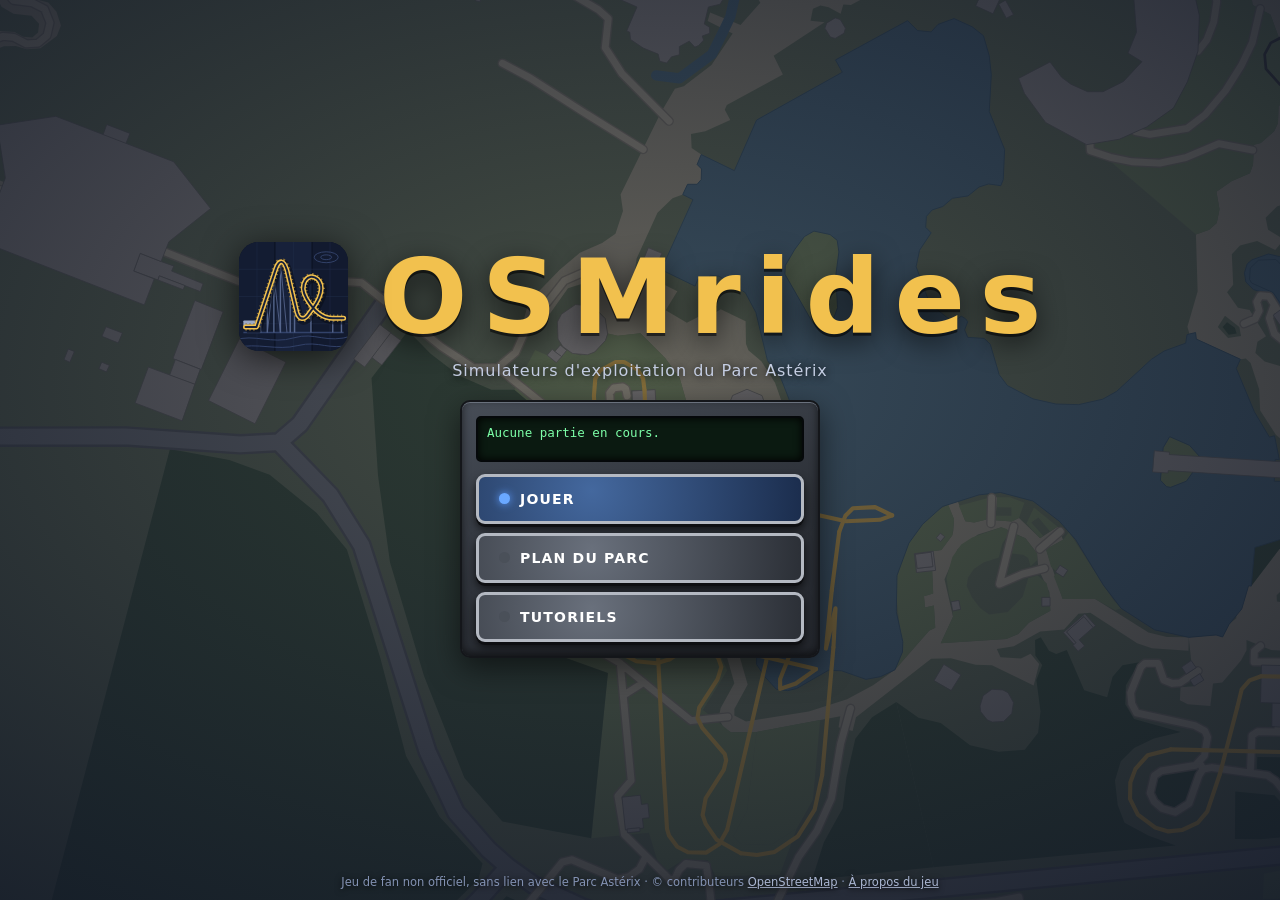
<file: index.html>
<!DOCTYPE html>
<html lang="fr">
<head>
<meta charset="utf-8">
<meta name="viewport" content="width=device-width, initial-scale=1, viewport-fit=cover">
<link rel="manifest" href="manifest.webmanifest">
<meta name="theme-color" content="#0f1626">
<meta name="mobile-web-app-capable" content="yes">
<meta name="apple-mobile-web-app-capable" content="yes">
<meta name="apple-mobile-web-app-status-bar-style" content="black-translucent">
<meta name="apple-mobile-web-app-title" content="OSMrides">
<link rel="apple-touch-icon" href="icons/apple-touch-icon.png">
<link rel="icon" type="image/png" href="icons/icon-192.png">
<title>OSMrides — simulateurs d'exploitation du Parc Astérix</title>
<meta name="description" content="OSMrides : jeu de fan, devenez chef d'attraction du Parc Astérix, en vue aérienne sur le tracé réel.">
<link rel="stylesheet" href="site.css">
<style>
html,body{height:100%;margin:0;overflow:hidden;background:#0f1626}
body{padding:0;font-family:system-ui,-apple-system,"Segoe UI",Roboto,sans-serif;-webkit-tap-highlight-color:transparent;touch-action:manipulation}
#bg{position:fixed;inset:0;width:100%;height:100%;display:block}
#veil{position:fixed;inset:0;pointer-events:none;background:radial-gradient(ellipse 85% 75% at 50% 42%,rgba(15,22,38,.22),rgba(15,22,38,.85)),rgba(15,22,38,.34)}
.screen{position:fixed;inset:0;display:flex;flex-direction:column;align-items:center;justify-content:center;gap:16px;padding:max(14px,env(safe-area-inset-top)) max(16px,env(safe-area-inset-right)) max(14px,env(safe-area-inset-bottom)) max(16px,env(safe-area-inset-left));transition:opacity .45s ease,transform .45s ease,visibility 0s linear 0s}
.screen.off{opacity:0;visibility:hidden;pointer-events:none;transform:scale(.985);transition:opacity .35s ease,transform .35s ease,visibility 0s linear .35s}
.hero{text-align:center}
.hero h1{margin:0;color:var(--gold);font-size:clamp(54px,15vh,104px);line-height:1;letter-spacing:.14em;padding-left:.14em;text-shadow:0 3px 0 #0008,0 8px 28px #000a}
.hero h1{display:flex;align-items:center}.hero h1 .logo{height:1.05em;width:1.05em;margin-right:.3em;flex:none;filter:drop-shadow(0 6px 18px #000a)}
@media(max-width:700px){.hero h1{font-size:11.5vw;letter-spacing:.06em;padding-left:0;white-space:nowrap;justify-content:center}}
.hero p{margin:8px 0 0;color:#c4cde2;font-size:clamp(13px,2.2vh,16px);letter-spacing:.06em;text-shadow:0 1px 8px #000}
.menu{width:min(360px,100%);display:flex;flex-direction:column;gap:9px}
.menu .lcd{margin-bottom:3px;min-height:46px}
.mrow{justify-content:flex-start;width:100%;min-height:50px;font-size:14px;letter-spacing:1.2px}
.mrow small{margin-left:auto;font-size:10px;letter-spacing:.5px;opacity:.8;text-transform:none;font-weight:500;text-align:right}
.mrow[hidden]{display:none}
.foot{position:fixed;left:0;right:0;bottom:max(8px,env(safe-area-inset-bottom));text-align:center;font-size:11.5px;color:#8392b3;padding:0 16px;text-shadow:0 1px 6px #000}
.foot a{color:#aab6d2}
/* choix de l'attraction */
.pick{justify-content:flex-start;padding-top:max(14px,env(safe-area-inset-top));overflow:auto}
.pick .bar{width:min(960px,100%);display:flex;flex-wrap:wrap;align-items:center;gap:10px 14px}
.pick h2{margin:0;font-size:clamp(17px,3vh,22px);color:var(--gold);letter-spacing:.04em;flex:1 1 180px}
.seg{display:flex;gap:8px}.seg .btn{min-height:44px;padding:6px 14px;font-size:12px}
.tiles{width:min(960px,100%);display:grid;grid-template-columns:repeat(2,minmax(0,1fr));gap:12px}
@media(min-width:700px){.tiles{grid-template-columns:repeat(4,minmax(0,1fr))}}
a.tile{display:block;background:linear-gradient(160deg,#474d57,#2b2f36 60%,#23262c);border:2px solid #14161a;border-radius:10px;padding:7px;color:inherit;text-decoration:none;box-shadow:inset 0 1px 0 #6a717d,0 6px 18px #0009;transition:transform .15s,box-shadow .15s}
a.tile:hover,a.tile:focus-visible{transform:translateY(-2px);box-shadow:inset 0 1px 0 #6a717d,0 0 0 2px var(--gold),0 8px 22px #000b}
a.tile img{display:block;width:100%;height:auto;aspect-ratio:7/4;object-fit:cover;border-radius:5px;border:1px solid #0b0d10;background:#1c2230}
a.tile h3{margin:7px 2px 0;font-size:clamp(14px,2.4vh,17px);color:#f3f4f7;line-height:1.2}
a.tile p{margin:1px 2px 0;font-size:12px;color:#aeb6c6;line-height:1.3}
a.tile .prog{display:block;margin:5px 0 0;padding:4px 6px;border-radius:4px;font:11.5px/1.25 ui-monospace,Menlo,Consolas,monospace;background:#0b1a11;color:#7dffa8;border:1px solid #05080a;min-height:1.6em}
a.tile .prog:empty::before{content:'Nouvelle partie';color:#4f8e69}
@media(orientation:landscape) and (max-height:520px){
  .screen{gap:10px}
  #home{flex-direction:row;gap:6vw}
  .hero{text-align:left}.hero h1{font-size:clamp(46px,18vh,90px)}
  .menu{gap:6px;width:min(330px,46vw)}.mrow{min-height:44px}.menu .lcd{min-height:40px;padding:5px 8px}
  .pick .bar{gap:6px 12px}
  a.tile p{display:none}a.tile h3{margin-top:5px}
}
@media(max-height:620px) and (orientation:portrait){.hero h1{font-size:60px}.mrow{min-height:46px}.menu{gap:7px}}
@media(prefers-reduced-motion:reduce){.screen,.screen.off{transition:none}}
.tiles[hidden],.card[hidden]{display:none!important}
</style>
</head>
<body>
<canvas id="bg" aria-hidden="true"></canvas>
<div id="veil" aria-hidden="true"></div>

<main>
<section id="home" class="screen" aria-label="Écran titre">
  <div class="hero">
    <h1><img class="logo" src="img/logo/logo.svg" alt="">OSMrides</h1>
    <p>Simulateurs d'exploitation du Parc Astérix</p>
  </div>
  <nav class="menu desk" aria-label="Menu principal">
    <div class="lcd" id="lcd" role="status" aria-live="polite">Aucune partie en cours.</div>
    <a class="btn green mrow" id="rCont" href="#" hidden><i class="lp"></i>Continuer<small id="contInfo"></small></a>
    <a class="btn blue mrow lit" id="rPlay" href="#jouer"><i class="lp"></i>Jouer</a>
    <a class="btn mrow" id="rPlan" href="plan.html"><i class="lp"></i>Plan du parc</a>
    <a class="btn mrow" href="tutos.html"><i class="lp"></i>Tutoriels</a>
    <button class="btn amber mrow" id="rInst" type="button" hidden><i class="lp"></i>Installer</button>
  </nav>
  <div class="foot">Jeu de fan non officiel, sans lien avec le Parc Astérix · © contributeurs <a href="https://www.openstreetmap.org/copyright">OpenStreetMap</a> · <a href="https://qhess34.github.io/osmrides_website/apropos.html">À propos du jeu</a></div>
</main>

<section id="pickScr" class="screen pick off" aria-label="Choix de l'attraction">
  <div class="bar">
    <a class="btn" id="back" href="#">Retour</a>
    <h2 id="pickTitre">Choisir une attraction</h2>
    <div class="seg" role="group" aria-label="Mode de jeu">
      <button class="btn" id="mCareer" type="button" aria-pressed="true"><i class="lp"></i>Carrière</button>
      <button class="btn" id="mSand" type="button" aria-pressed="false"><i class="lp"></i>Bac à sable</button>
    </div>
  </div>
  <div class="lcd bar" id="modeTxt" style="width:min(960px,100%);min-height:0">budget, météo et pannes</div>
  <div class="tiles" id="niv" hidden></div>
  <div class="tiles" id="els">
    <a class="tile card" href="jeu.html?type=parc&amp;lieu=asterix&amp;el=zeus" data-type="parc" data-lieu="asterix" data-el="zeus"><img src="img/accueil/zeus.jpg" width="630" height="360" alt="Gare de Tonnerre 2 Zeus vue de dessus"><h3>Tonnerre 2 Zeus</h3><p>Montagnes russes en bois, 1 100 m</p><small class="prog"></small></a>
    <a class="tile card" href="jeu.html?type=parc&amp;lieu=asterix&amp;el=hourra" data-type="parc" data-lieu="asterix" data-el="hourra"><img src="img/accueil/hourra.jpg" width="630" height="360" alt="Gare de la Trace du Hourra vue de dessus"><h3>La Trace du Hourra</h3><p>Bobsleigh, 780 m</p><small class="prog"></small></a>
    <a class="tile card" href="jeu.html?type=parc&amp;lieu=asterix&amp;el=oziris" data-type="parc" data-lieu="asterix" data-el="oziris"><img src="img/accueil/oziris.jpg" width="630" height="360" alt="Gare d'OzIris vue de dessus"><h3>OzIris</h3><p>Coaster inversé, 1 000 m</p><small class="prog"></small></a>
    <a class="tile card" href="jeu.html?type=parc&amp;lieu=asterix&amp;el=goudurix" data-type="parc" data-lieu="asterix" data-el="goudurix"><img src="img/accueil/goudurix.jpg" width="630" height="360" alt="Gare de Goudurix vue de dessus"><h3>Goudurix</h3><p>Acier à rails tubulaires, 950 m</p><small class="prog"></small></a>
  </div>
</section>

<script src="lieux/index.js"></script>
<script>document.write('<script src="'+lieuDir(LIEUX[0].type,LIEUX[0].id)+'plan.data.js"><\/script>');</script><!-- fond : plan du premier lieu (un seul pour l'instant) -->
<script>
'use strict';
/* ───────── fond animé : plan du parc en lent travelling, assombri ───────── */
(function(){
  const cv=document.getElementById('bg'),ctx=cv.getContext('2d');
  const COL={ground:'#7b8561',lawn:'#8a9a66',forest:'#4d6340',water:'#5f7f8c',waterEdge:'#4a6874',bldFill:'#b3aa9d',bldEdge:'#7d766b',plaza:'#b9ae8e',path:'#cbbf9f',pathEdge:'#9b9078',road:'#8c8c88',roadEdge:'#6b6b68',track:'#4a4540',hl:'#f2c14e'};
  const ring=f=>{const p=new Path2D();for(const r of f){if(r.l)continue;p.moveTo(r[0],r[1]);for(let i=2;i<r.length;i+=2)p.lineTo(r[i],r[i+1]);p.closePath();}return p;};
  const line=a=>{const p=new Path2D();for(const r of a){p.moveTo(r[0],r[1]);for(let i=2;i<r.length;i+=2)p.lineTo(r[i],r[i+1]);}return p;};
  const P={};for(const k of ['water','lawn','forest','bld'])P[k]=PARK[k].map(ring);P.plaza=(PARK.plaza||[]).map(ring);
  P.canal=line(PARK.water.flatMap(f=>f.filter(r=>r.l).map(r=>r.l)));P.paths=line(PARK.paths);P.roads=line(PARK.roads);
  const sim=new Set(PARK.attr.filter(a=>a.site).map(a=>a.name.toLowerCase()));
  const TRK=PARK.tracks.map(t=>({p:line([t.pts]),hl:sim.has(t.name.toLowerCase())}));
  const way=PARK.attr.filter(a=>a.site).map(a=>[a.x,a.z]);if(!way.length)way.push([230,260]);
  let W=0,H=0,dpr=1;
  function size(){dpr=Math.min(window.devicePixelRatio||1,1.25);W=innerWidth;H=innerHeight;cv.width=Math.round(W*dpr);cv.height=Math.round(H*dpr);}
  const ease=t=>t*t*(3-2*t);
  function frame(sec){
    const SEG=26,i=Math.floor(sec/SEG),f=(sec%SEG)/SEG,a=way[i%way.length],b=way[(i+1)%way.length],k=ease(f);
    const x=a[0]+(b[0]-a[0])*k+Math.sin(sec*.11)*6,z=a[1]+(b[1]-a[1])*k+Math.cos(sec*.09)*6;
    const s=Math.max(1.5,Math.min(3.4,Math.min(W,H)/190))*(1+.06*Math.sin(sec*.07));
    ctx.setTransform(dpr,0,0,dpr,0,0);ctx.fillStyle=COL.ground;ctx.fillRect(0,0,W,H);
    ctx.save();ctx.translate(W/2-x*s,H/2-z*s);ctx.scale(s,s);ctx.lineJoin='round';ctx.lineCap='round';
    ctx.fillStyle=COL.plaza;for(const p of P.plaza)ctx.fill(p,'evenodd');
    ctx.fillStyle=COL.lawn;for(const p of P.lawn)ctx.fill(p,'evenodd');
    ctx.fillStyle=COL.forest;for(const p of P.forest)ctx.fill(p,'evenodd');
    ctx.fillStyle=COL.water;ctx.strokeStyle=COL.waterEdge;ctx.lineWidth=1/s;for(const p of P.water){ctx.fill(p,'evenodd');ctx.stroke(p);}
    ctx.strokeStyle=COL.water;ctx.lineWidth=Math.max(3,1.6/s);ctx.stroke(P.canal);
    ctx.strokeStyle=COL.roadEdge;ctx.lineWidth=Math.max(6,2.6/s);ctx.stroke(P.roads);ctx.strokeStyle=COL.road;ctx.lineWidth=Math.max(4.6,1.8/s);ctx.stroke(P.roads);
    ctx.strokeStyle=COL.pathEdge;ctx.lineWidth=Math.max(2.8,1.5/s);ctx.stroke(P.paths);ctx.strokeStyle=COL.path;ctx.lineWidth=Math.max(2,1/s);ctx.stroke(P.paths);
    ctx.fillStyle=COL.bldFill;ctx.strokeStyle=COL.bldEdge;ctx.lineWidth=.8/s;for(const p of P.bld){ctx.fill(p);ctx.stroke(p);}
    for(const t of TRK){ctx.strokeStyle=t.hl?COL.hl:COL.track;ctx.lineWidth=t.hl?Math.max(1.2,3/s):Math.max(.8,1.5/s);ctx.stroke(t.p);}
    ctx.restore();
  }
  size();addEventListener('resize',()=>{size();frame(cur);});
  const still=matchMedia('(prefers-reduced-motion: reduce)').matches;
  let cur=0,last=0,raf=0;
  function loop(ts){raf=requestAnimationFrame(loop);if(ts-last<42)return;cur+=Math.min(.1,(ts-last)/1000);last=ts;frame(cur);}
  frame(0);
  if(!still){const go=()=>{cancelAnimationFrame(raf);if(!document.hidden){last=performance.now();raf=requestAnimationFrame(loop);}};document.addEventListener('visibilitychange',go);go();}
})();

/* ───────── menu : dernière partie, choix d'attraction et de mode ───────── */
(function(){
  const NAMES={};for(const l of LIEUX)for(const e of l.elements)NAMES[l.type+'.'+l.id+'.'+e.id]=e.nom;
  const MODES={career:'Carrière',sandbox:'Bac à sable'};
  const $=id=>document.getElementById(id);
  const fmt=m=>String(Math.floor(m/60)).padStart(2,'0')+':'+String(Math.floor(m)%60).padStart(2,'0');
  let mode='career';try{if(localStorage.getItem('t2z.mode')==='sandbox')mode='sandbox';}catch(e){}
  // dernière partie sauvegardée (horodatage ts de engine/save.js), tous sites et modes confondus
  let last=null;
  for(const s in NAMES)for(const m in MODES){try{const d=JSON.parse(localStorage.getItem('t2z.save.'+s+'.'+m)||'null');if(d&&d.time!=null&&(!last||(d.ts||0)>(last.ts||0)))last={s,m,time:d.time,ts:d.ts||0};}catch(e){}} // s = type.lieu.el
  const lcd=$('lcd'),cont=$('rCont');
  if(last){const t=NAMES[last.s]+' · '+MODES[last.m]+' · '+fmt(last.time);
    cont.hidden=false;const [lt,ll,le]=last.s.split('.');cont.href='jeu.html?type='+lt+'&lieu='+ll+'&el='+le+'&mode='+last.m;cont.classList.add('lit');$('contInfo').textContent=NAMES[last.s];
    lcd.textContent='Dernière partie : '+t;}
  function paint(){
    $('mCareer').setAttribute('aria-pressed',mode==='career');$('mSand').setAttribute('aria-pressed',mode==='sandbox');
    $('mCareer').classList.toggle('lit',mode==='career');$('mSand').classList.toggle('lit',mode==='sandbox');
    $('mCareer').classList.toggle('blue',mode==='career');$('mSand').classList.toggle('blue',mode==='sandbox');
    $('modeTxt').textContent=mode==='sandbox'?'Bac à sable : sans budget, météo ni pannes':'Carrière : budget, météo et pannes';
    for(const a of document.querySelectorAll('a.card[data-el]')){
      const d0=a.dataset,s=d0.type+'.'+d0.lieu+'.'+d0.el;a.href='jeu.html?type='+d0.type+'&lieu='+d0.lieu+'&el='+d0.el+'&mode='+mode;const p=a.querySelector('.prog');p.textContent='';
      try{const d=JSON.parse(localStorage.getItem('t2z.save.'+s+'.'+mode)||'null');if(d&&d.time!=null)p.textContent='Partie en cours \u2014 '+fmt(d.time);}catch(e){}
    }
  }
  for(const [id,m] of [['mCareer','career'],['mSand','sandbox']])$(id).onclick=()=>{mode=m;try{localStorage.setItem('t2z.mode',m);}catch(e){}paint();};
  paint();
  /* Écran de choix à 3 niveaux : type -> lieu -> éléments. Un niveau à un seul choix est sauté (aujourd'hui : un type, un lieu, donc seuls les éléments s'affichent). */
  let selT=TYPES.length===1?TYPES[0].id:'',selL='';
  const lieuxDe=t=>LIEUX.filter(l=>l.type===t);
  if(selT&&lieuxDe(selT).length===1)selL=lieuxDe(selT)[0].id;
  function niveaux(){
    const niv=$('niv'),els=$('els'),fin=!!(selT&&selL);niv.hidden=fin;els.hidden=!fin;niv.textContent='';
    $('pickTitre').textContent=!selT?'Choisir un type':!selL?'Choisir un lieu':'Choisir une attraction';
    if(!fin){for(const o of (!selT?TYPES.map(t=>({id:t.id,nom:t.nom,t:1})):lieuxDe(selT).map(l=>({id:l.id,nom:l.nom})))){
      const b=document.createElement('a');b.className='tile card';b.href='#jouer';const h=document.createElement('h3');h.textContent=o.nom;b.appendChild(h);
      b.onclick=e=>{e.preventDefault();if(o.t){selT=o.id;const ls=lieuxDe(selT);if(ls.length===1)selL=ls[0].id;}else selL=o.id;niveaux();};niv.appendChild(b);}}
    for(const a of document.querySelectorAll('a.card[data-el]'))a.hidden=!(a.dataset.type===selT&&a.dataset.lieu===selL);
    $('rPlan').href=selT&&selL?'plan.html?type='+selT+'&lieu='+selL:'plan.html';
  }
  niveaux();
  // deux écrans, sans défilement : #jouer = choix de l'attraction
  const home=$('home'),pick=$('pickScr');
  function route(){const p=location.hash==='#jouer';home.classList.toggle('off',p);pick.classList.toggle('off',!p);
    (p?$('back'):$('rPlay')).focus({preventScroll:true});}
  addEventListener('hashchange',route);
  $('back').onclick=e=>{e.preventDefault();if(location.hash==='#jouer'&&(selL&&lieuxDe(selT).length>1)){selL='';niveaux();return;}if(location.hash==='#jouer'&&selT&&TYPES.length>1&&!selL){selT='';niveaux();return;}if(history.length>1&&location.hash==='#jouer')history.back();else location.hash='';};
  addEventListener('keydown',e=>{if(e.key==='Escape'&&location.hash==='#jouer')$('back').click();});
  home.classList.toggle('off',location.hash==='#jouer');pick.classList.toggle('off',location.hash!=='#jouer');
})();
</script>
<script>
/* Hors ligne : service worker, seulement en http(s) (rien sous file://) */
if('serviceWorker' in navigator&&/^https?:$/.test(location.protocol))addEventListener('load',()=>{navigator.serviceWorker.register('sw.js').catch(()=>{});});
</script>
<script>
/* Installation : ligne « Installer » (Android / Chrome, beforeinstallprompt) ou indication (iOS Safari). Rien en mode application ni sous file://. */
(function(){
  const b=document.getElementById('rInst'),lcd=document.getElementById('lcd');
  const standalone=matchMedia('(display-mode: standalone)').matches||navigator.standalone===true;
  if(standalone||!/^https?:$/.test(location.protocol))return;
  let ev=null;
  addEventListener('beforeinstallprompt',e=>{e.preventDefault();ev=e;b.hidden=false;});
  addEventListener('appinstalled',()=>{b.hidden=true;});
  const ios=/iPad|iPhone|iPod/.test(navigator.userAgent)||(navigator.platform==='MacIntel'&&navigator.maxTouchPoints>1);
  if(ios)b.hidden=false;
  b.onclick=()=>{if(ev){ev.prompt();ev.userChoice.finally(()=>{ev=null;b.hidden=true;});}else lcd.textContent='Installer : Partager, puis Sur l\'écran d\'accueil.';};
})();
</script>
</body>
</html>
</file>
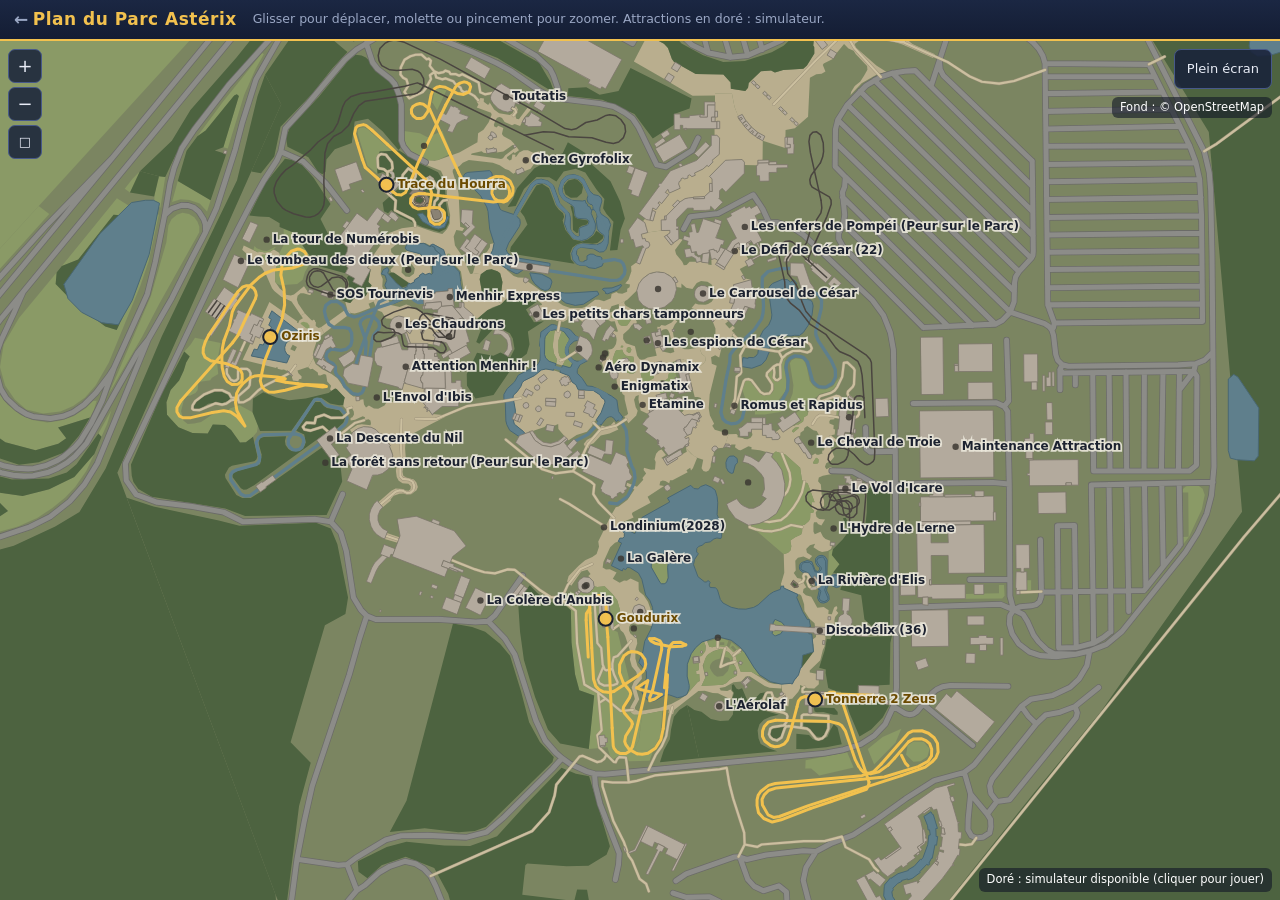
<file: plan.html>
<!DOCTYPE html>
<html lang="fr">
<head>
<meta charset="utf-8">
<meta name="viewport" content="width=device-width, initial-scale=1, viewport-fit=cover">
<link rel="manifest" href="manifest.webmanifest">
<meta name="theme-color" content="#0f1626">
<meta name="mobile-web-app-capable" content="yes">
<meta name="apple-mobile-web-app-capable" content="yes">
<meta name="apple-mobile-web-app-status-bar-style" content="black-translucent">
<meta name="apple-mobile-web-app-title" content="OSMrides">
<link rel="apple-touch-icon" href="icons/apple-touch-icon.png">
<link rel="icon" type="image/png" href="icons/icon-192.png">
<title>Plan du Parc Astérix — simulateurs d'exploitation</title>
<style>
:root{--bg:#0f1626;--panel:#18223a;--panel2:#202d4b;--line:#32426a;--txt:#e8ecf6;--dim:#9aa7c4;--gold:#f2c14e}
*{box-sizing:border-box}
html,body{margin:0;height:100%;overflow:hidden;touch-action:manipulation;-webkit-tap-highlight-color:transparent;background:var(--bg);color:var(--txt);font:14px/1.35 system-ui,-apple-system,"Segoe UI",Roboto,sans-serif}
#app{display:flex;flex-direction:column;height:100%;height:100dvh}
header{display:flex;flex-wrap:wrap;align-items:center;gap:4px 16px;padding:8px 14px;background:linear-gradient(#1b2743,#141d33);border-bottom:2px solid var(--gold)}
header h1{font-size:17px;margin:0;color:var(--gold);letter-spacing:.5px;white-space:nowrap}
header h1 a{color:var(--dim);text-decoration:none;margin-right:4px}header h1 a:hover{color:var(--gold)}
header span{color:var(--dim);font-size:12.5px}
#view{position:relative;flex:1;min-height:0;background:#6f7f58;overflow:hidden}
canvas{display:block;position:absolute;inset:0;touch-action:none;cursor:grab}
canvas.drag{cursor:grabbing}canvas.hit{cursor:pointer}
#hint{position:absolute;right:8px;top:8px;font-size:11.5px;color:#fff;background:rgba(15,22,38,.6);padding:3px 8px;border-radius:6px;pointer-events:none}
#info{position:absolute;left:8px;right:8px;bottom:8px;max-width:420px;background:rgba(24,34,58,.94);border:1px solid var(--line);border-radius:10px;padding:10px 14px;display:none}
#info h2{margin:0 0 4px;font-size:15px;color:var(--gold)}#info p{margin:0;color:var(--dim)}
#info a{display:inline-block;margin-top:8px;color:#fff;background:#1f7a52;border:1px solid #4cc38a;border-radius:7px;padding:6px 12px;text-decoration:none}
#zoom{position:absolute;left:8px;top:8px;display:flex;flex-direction:column;gap:4px}
#zoom button{width:34px;height:34px;font:inherit;font-size:18px;color:var(--txt);background:rgba(24,34,58,.85);border:1px solid #47598a;border-radius:7px;cursor:pointer;padding:0}
#zoom button:hover{background:#3a4d7d}
#legend{position:absolute;right:8px;bottom:8px;font-size:11.5px;color:#fff;background:rgba(15,22,38,.6);padding:4px 8px;border-radius:6px;pointer-events:none}
#fsb{position:absolute;right:8px;top:8px;z-index:3;font:inherit;font-size:13px;color:var(--txt);background:rgba(24,34,58,.88);border:1px solid #47598a;border-radius:7px;padding:6px 12px;min-height:40px;cursor:pointer}
#fsb:hover{background:#3a4d7d}
#hint{top:56px}
#view.fs{position:fixed;left:0;top:0;width:100vw;height:100vh;height:100dvh;z-index:20}
@media(pointer:coarse){#zoom button{width:44px;height:44px}#info a{padding:10px 16px}}
@media(max-width:560px){#hint{display:none}#info{max-width:none}#legend{display:none}header h1{font-size:15px}}
header{padding-top:max(8px,env(safe-area-inset-top));padding-left:max(14px,env(safe-area-inset-left));padding-right:max(14px,env(safe-area-inset-right))}
#fsb{top:max(8px,env(safe-area-inset-top));right:max(8px,env(safe-area-inset-right))}
</style>
</head>
<body>
<div id="app">
<header><h1><a href="index.html">&larr;</a>Plan du Parc Astérix</h1><span>Glisser pour déplacer, molette ou pincement pour zoomer. Attractions en doré : simulateur.</span></header>
<div id="view">
<canvas id="c"></canvas>
<div id="zoom"><button id="zi" aria-label="Zoom avant">+</button><button id="zo" aria-label="Zoom arrière">&minus;</button><button id="zf" aria-label="Recentrer" style="font-size:13px">&#9633;</button></div>
<button id="fsb" aria-label="Plein écran">Plein écran</button>
<div id="hint">Fond : © OpenStreetMap</div>
<div id="legend"></div>
<div id="info"></div>
</div>
</div>
<script src="lieux/index.js"></script>
<script>
/* Plan du lieu : ?type=parc&lieu=asterix (défaut : le seul lieu), données lieux/<type>/<lieu>/plan.data.js */
const PQ=n=>{const m=new RegExp('[?&]'+n+'=([a-z0-9-]+)').exec(location.search);return m?m[1]:'';};
const PT=PQ('type')||'parc',PL=PQ('lieu')||'asterix';
document.write('<script src="'+lieuDir(PT,PL)+'plan.data.js"><\/script>');
</script>
<script>
'use strict';
const cv=document.getElementById('c'),ctx=cv.getContext('2d'),view=document.getElementById('view'),info=document.getElementById('info');
// couleurs sourdes, vue aérienne
const COL={ground:'#7b8561',lawn:'#8a9a66',forest:'#4d6340',water:'#5f7f8c',waterEdge:'#4a6874',bldFill:'#b3aa9d',bldEdge:'#7d766b',
  plaza:'#b9ae8e',path:'#cbbf9f',pathEdge:'#9b9078',road:'#8c8c88',roadEdge:'#6b6b68',track:'#4a4540',hl:'#f2c14e',text:'#1c2230'};
// Path2D pré-calculés (anneaux evenodd, canaux en lignes)
function ringPath(f){const p=new Path2D();for(const r of f){if(r.l)continue;p.moveTo(r[0],r[1]);for(let i=2;i<r.length;i+=2)p.lineTo(r[i],r[i+1]);p.closePath();}return p}
function linePath(arr){const p=new Path2D();for(const r of arr){p.moveTo(r[0],r[1]);for(let i=2;i<r.length;i+=2)p.lineTo(r[i],r[i+1]);}return p}
const P={};
for(const k of ['water','lawn','forest','bld'])P[k]=PARK[k].map(ringPath);
P.plaza=(PARK.plaza||[]).map(ringPath); // zones piétonnes (surfaces praticables)
P.canal=linePath(PARK.water.flatMap(f=>f.filter(r=>r.l).map(r=>r.l)));
P.paths=linePath(PARK.paths);P.roads=linePath(PARK.roads);P.steps=linePath(PARK.steps||[]);P.rock=(PARK.rock||[]).map(ringPath);
// marches d'escalier : traits en travers tous les 0,6 m (générés une fois)
P.treads=(()=>{const p=new Path2D();for(const r of PARK.steps||[])for(let i=2;i<r.length;i+=2){const ax=r[i-2],az=r[i-1],bx=r[i],bz=r[i+1],l=Math.hypot(bx-ax,bz-az)||1,nx=-(bz-az)/l*.8,nz=(bx-ax)/l*.8;for(let d=0;d<=l;d+=.6){const x=ax+(bx-ax)*d/l,z=az+(bz-az)*d/l;p.moveTo(x+nx,z+nz);p.lineTo(x-nx,z-nz);}}return p;})();
const SIMN=new Set(PARK.attr.filter(a=>a.site).map(a=>a.name.toLowerCase())); // tracés des attractions avec simulateur, en doré (générique)
const TRK=PARK.tracks.map(t=>({name:t.name,p:linePath([t.pts]),hl:SIMN.has(t.name.toLowerCase())}));
const ATT=PARK.attr;
// vue : centre monde (m), échelle px/m
let W=0,H=0,dpr=1,cam={x:230,z:200,s:1};
const fitS=()=>Math.min(W/760,H/780);
function resize(){const d=window.devicePixelRatio||1,w=view.clientWidth,h=view.clientHeight;if(d===dpr&&w===W&&h===H&&cv.width)return;dpr=d;W=w;H=h;cv.width=Math.round(W*dpr);cv.height=Math.round(H*dpr);cv.style.width=W+'px';cv.style.height=H+'px';draw()}
function fit(){cam={x:230,z:260,s:fitS()};draw()}
const clampS=s=>Math.max(fitS()*.6,Math.min(12,s));
const toS=(x,z)=>[(x-cam.x)*cam.s+W/2,(z-cam.z)*cam.s+H/2];
const toW=(px,py)=>[(px-W/2)/cam.s+cam.x,(py-H/2)/cam.s+cam.z];
function zoomAt(px,py,f){const [wx,wz]=toW(px,py);cam.s=clampS(cam.s*f);cam.x=wx-(px-W/2)/cam.s;cam.z=wz-(py-H/2)/cam.s;draw()}
let raf=0;function draw(){if(!raf)raf=requestAnimationFrame(render)}
function render(){
  raf=0;const s=cam.s;
  ctx.setTransform(dpr,0,0,dpr,0,0);ctx.fillStyle=COL.ground;ctx.fillRect(0,0,W,H);
  ctx.save();ctx.translate(W/2-cam.x*s,H/2-cam.z*s);ctx.scale(s,s);
  ctx.lineJoin='round';ctx.lineCap='round';
  for(const p of P.plaza){ctx.fillStyle=COL.plaza;ctx.fill(p,'evenodd')}
  for(const p of P.lawn){ctx.fillStyle=COL.lawn;ctx.fill(p,'evenodd')}
  for(const p of P.forest){ctx.fillStyle=COL.forest;ctx.fill(p,'evenodd')}
  ctx.fillStyle=COL.water;ctx.strokeStyle=COL.waterEdge;ctx.lineWidth=1/s;
  for(const p of P.water){ctx.fill(p,'evenodd');ctx.stroke(p)}
  ctx.strokeStyle=COL.water;ctx.lineWidth=Math.max(3,1.6/s);ctx.stroke(P.canal);
  // routes et chemins : largeur réelle plancher en pixels
  ctx.strokeStyle=COL.roadEdge;ctx.lineWidth=Math.max(6,2.6/s);ctx.stroke(P.roads);
  ctx.strokeStyle=COL.road;ctx.lineWidth=Math.max(4.6,1.8/s);ctx.stroke(P.roads);
  ctx.strokeStyle=COL.pathEdge;ctx.lineWidth=Math.max(2.8,1.5/s);ctx.stroke(P.paths);
  ctx.strokeStyle=COL.path;ctx.lineWidth=Math.max(2,1.0/s);ctx.stroke(P.paths);
  ctx.strokeStyle=COL.pathEdge;ctx.lineWidth=Math.max(3,1.8/s);ctx.stroke(P.steps);ctx.strokeStyle='#b4ad9e';ctx.lineWidth=Math.max(2.2,1.5/s);ctx.stroke(P.steps); // escaliers
  if(s>3){ctx.lineCap='butt';ctx.strokeStyle='#857d6c';ctx.lineWidth=.08;ctx.stroke(P.treads);ctx.lineCap='round';}
  for(const p of P.rock){ctx.fillStyle='#8a8274';ctx.fill(p,'evenodd');ctx.strokeStyle='#5d564b';ctx.lineWidth=.8/s;ctx.stroke(p)} // rochers
  ctx.fillStyle=COL.bldFill;ctx.strokeStyle=COL.bldEdge;ctx.lineWidth=.8/s;
  for(const p of P.bld){ctx.fill(p);ctx.stroke(p)}
  for(const t of TRK){ctx.strokeStyle=t.hl?COL.hl:COL.track;ctx.lineWidth=t.hl?Math.max(1.2,3/s):Math.max(.8,1.5/s);ctx.stroke(t.p)}
  ctx.restore();
  // repères et étiquettes
  ctx.textBaseline='middle';
  const showAll=s>=1.1,showMid=s>=.7;
  const placed=[];
  const order=ATT.slice().sort((a,b)=>(a.site?1:0)-(b.site?1:0));
  for(const a of order){
    const [x,y]=toS(a.x,a.z);if(x<-80||y<-30||x>W+80||y>H+30)continue;
    const hl=!!a.site;
    ctx.beginPath();ctx.arc(x,y,hl?7:3.2,0,6.283);
    if(hl){ctx.fillStyle='rgba(242,193,78,.95)';ctx.fill();ctx.strokeStyle='#1c2230';ctx.lineWidth=2;ctx.stroke()}
    else{ctx.fillStyle='rgba(60,56,50,.85)';ctx.fill()}
  }
  ctx.font='600 12px system-ui,-apple-system,"Segoe UI",Roboto,sans-serif';
  for(const a of order.slice().reverse()){
    const hl=!!a.site;if(!(hl||showAll||(showMid&&false)))continue;
    const [x,y]=toS(a.x,a.z);if(x<-120||y<-30||x>W+120||y>H+30)continue;
    const w=ctx.measureText(a.name).width,bx=x+(hl?11:6),by=y-(hl?0:0);
    const r=[bx-2,by-8,w+4,16];
    if(!hl&&placed.some(q=>r[0]<q[0]+q[2]&&r[0]+r[2]>q[0]&&r[1]<q[1]+q[3]&&r[1]+r[3]>q[1]))continue;
    placed.push(r);
    ctx.lineWidth=3.5;ctx.strokeStyle='rgba(235,232,220,.9)';ctx.strokeText(a.name,bx,by);
    ctx.fillStyle=hl?'#6b4a00':COL.text;ctx.fillText(a.name,bx,by);
  }
}
// interaction : glisser, molette, pincement
const ptr=new Map();let moved=0,pd=0,dragStart=null,multi=false;
cv.addEventListener('pointerdown',e=>{cv.setPointerCapture(e.pointerId);ptr.set(e.pointerId,[e.offsetX,e.offsetY]);moved=0;if(ptr.size===1)multi=false;dragStart=[e.offsetX,e.offsetY];pd=ptr.size==2?dist2():0;cv.classList.add('drag')});
cv.addEventListener('pointermove',e=>{
  const p=ptr.get(e.pointerId);
  if(!p){hover(e.offsetX,e.offsetY);return}
  const nx=e.offsetX,ny=e.offsetY;
  if(ptr.size==1){cam.x-=(nx-p[0])/cam.s;cam.z-=(ny-p[1])/cam.s;moved+=Math.abs(nx-p[0])+Math.abs(ny-p[1]);draw()}
  ptr.set(e.pointerId,[nx,ny]);
  if(ptr.size==2){const d=dist2(),m=mid2();if(pd>0)zoomAt(m[0],m[1],d/pd);pd=d;moved+=10;multi=true}
});
function dist2(){const [a,b]=[...ptr.values()];return Math.hypot(a[0]-b[0],a[1]-b[1])}
function mid2(){const [a,b]=[...ptr.values()];return[(a[0]+b[0])/2,(a[1]+b[1])/2]}
function end(e){const was=ptr.size;ptr.delete(e.pointerId);cv.classList.remove('drag');pd=0;
  if(e.type==='pointerup'&&was==1&&!multi&&moved<(e.pointerType==='touch'?12:6))tap(e.offsetX,e.offsetY)}
cv.addEventListener('pointerup',end);cv.addEventListener('pointercancel',end);
cv.addEventListener('wheel',e=>{e.preventDefault();zoomAt(e.offsetX,e.offsetY,Math.exp(-e.deltaY*.0015))},{passive:false});
document.getElementById('zi').onclick=()=>zoomAt(W/2,H/2,1.5);
document.getElementById('zo').onclick=()=>zoomAt(W/2,H/2,1/1.5);
document.getElementById('zf').onclick=fit;
function pick(px,py){let best=null,bd=1e9;for(const a of ATT){const [x,y]=toS(a.x,a.z);const d=Math.hypot(x-px,y-py),r=(a.site?16:11)+(matchMedia('(pointer:coarse)').matches?8:0);if(d<r&&d<bd){bd=d;best=a}}return best}
function hover(px,py){cv.classList.toggle('hit',!!pick(px,py))}
function tap(px,py){
  const a=pick(px,py);
  if(!a){info.style.display='none';return}
  if(a.site){location.href='jeu.html?type='+PT+'&lieu='+PL+'&el='+encodeURIComponent(a.site);return} // toute attraction avec simulateur
  info.style.display='block';
  info.innerHTML='<h2></h2><p></p>';info.firstChild.textContent=a.name;
  info.lastChild.textContent='Pas de simulateur pour cette attraction.';
}
document.getElementById('legend').textContent='Doré : simulateur disponible (cliquer pour jouer)';
// plein écran : API Fullscreen sur #view, repli CSS (la carte remplit la fenêtre) si indisponible (iOS Safari)
let fsOn=false;const fsb=document.getElementById('fsb');
function setFs(on){on=!!on;if(on===fsOn)return;fsOn=on;view.classList.toggle('fs',on);fsb.textContent=on?'Quitter le plein écran':'Plein écran';
  if(on){const rq=view.requestFullscreen||view.webkitRequestFullscreen;if(rq){try{const r=rq.call(view);if(r&&r.catch)r.catch(()=>{})}catch(e){}}}
  else{const ex=document.fullscreenElement?document.exitFullscreen:document.webkitFullscreenElement?document.webkitExitFullscreen:null;if(ex){try{const r=ex.call(document);if(r&&r.catch)r.catch(()=>{})}catch(e){}}}
  resize();requestAnimationFrame(resize)}
fsb.onclick=()=>setFs(!fsOn);
document.addEventListener('keydown',e=>{if(e.key==='Escape'&&fsOn)setFs(false)});
for(const ev of ['fullscreenchange','webkitfullscreenchange'])document.addEventListener(ev,()=>{if(fsOn&&!document.fullscreenElement&&!document.webkitFullscreenElement)setFs(false);resize()});
const onSize=()=>{resize();requestAnimationFrame(resize)};
addEventListener('resize',onSize);addEventListener('orientationchange',onSize);
if(window.ResizeObserver)new ResizeObserver(resize).observe(view);
resize();fit();
</script>
<script>
/* Hors ligne : service worker, seulement en http(s) (rien sous file://) */
if('serviceWorker' in navigator&&/^https?:$/.test(location.protocol))addEventListener('load',()=>{navigator.serviceWorker.register('sw.js').catch(()=>{});});
</script>
</body>
</html>
</file>
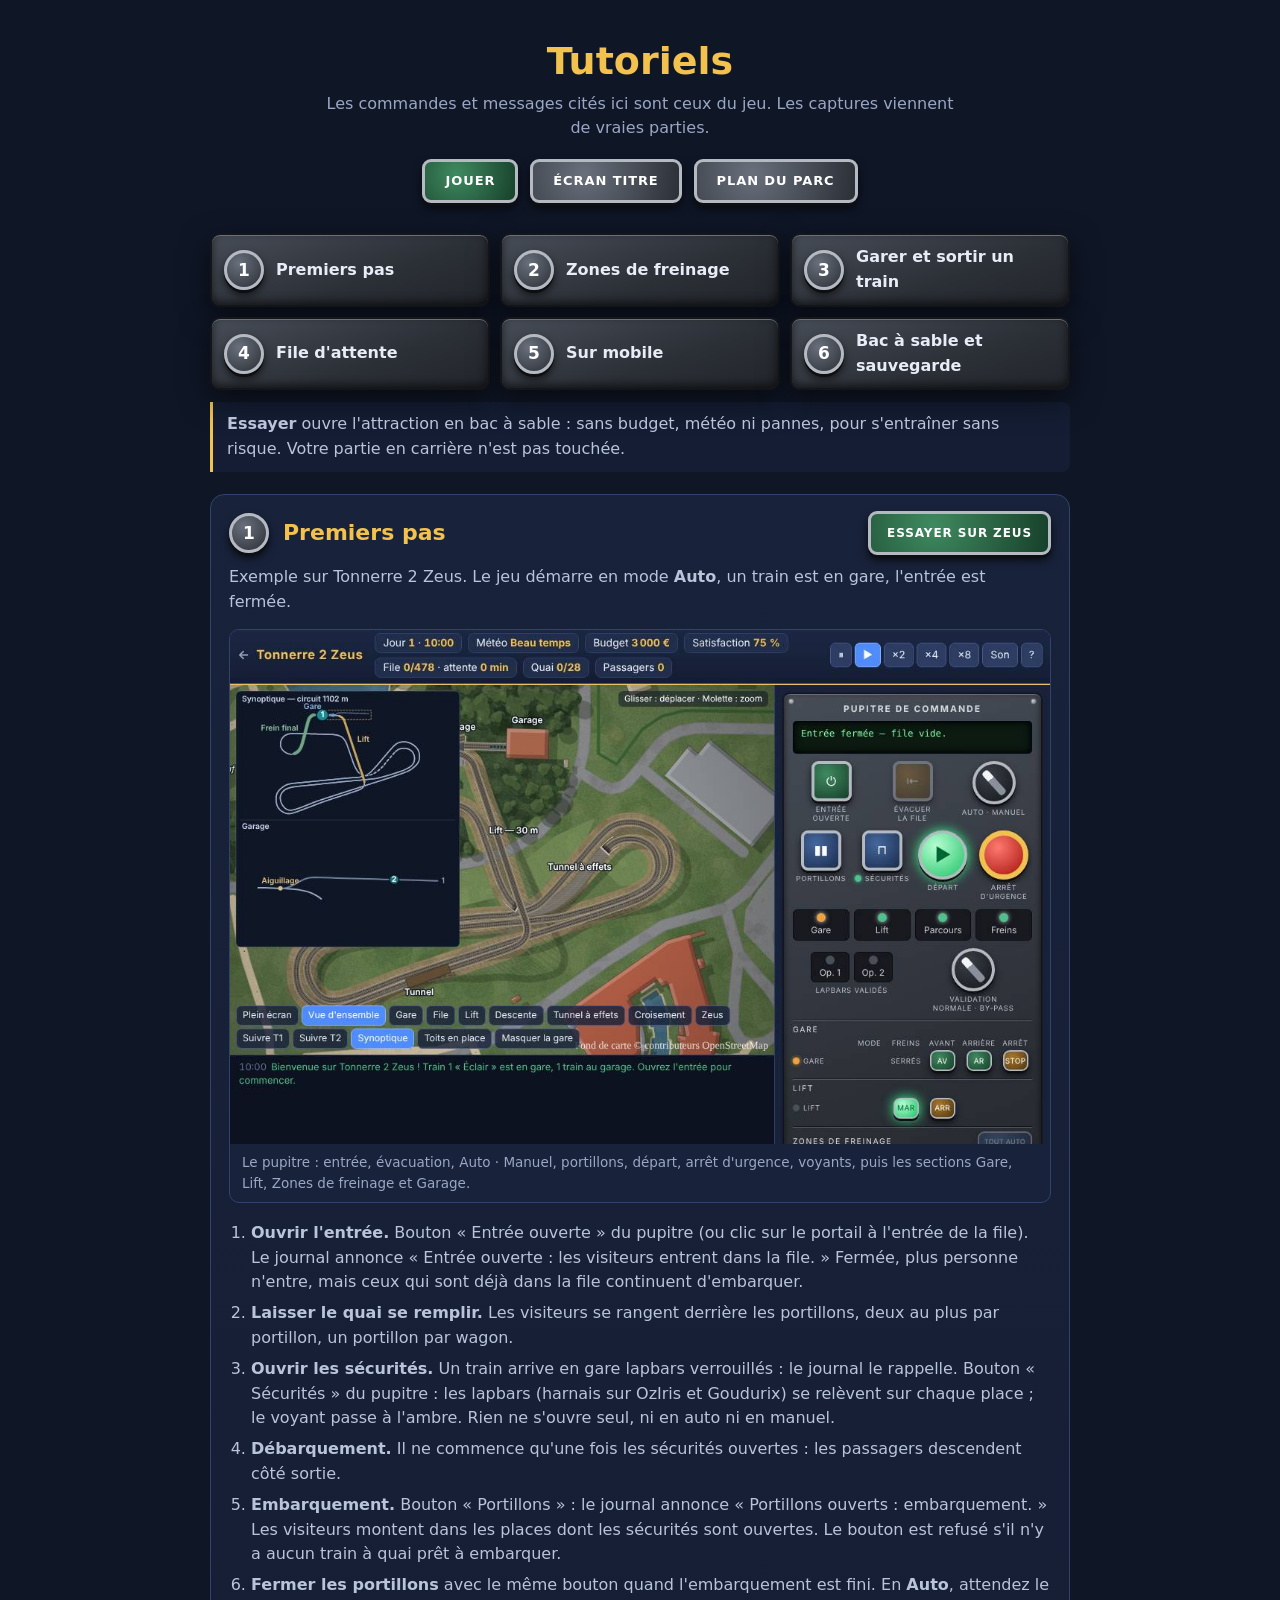
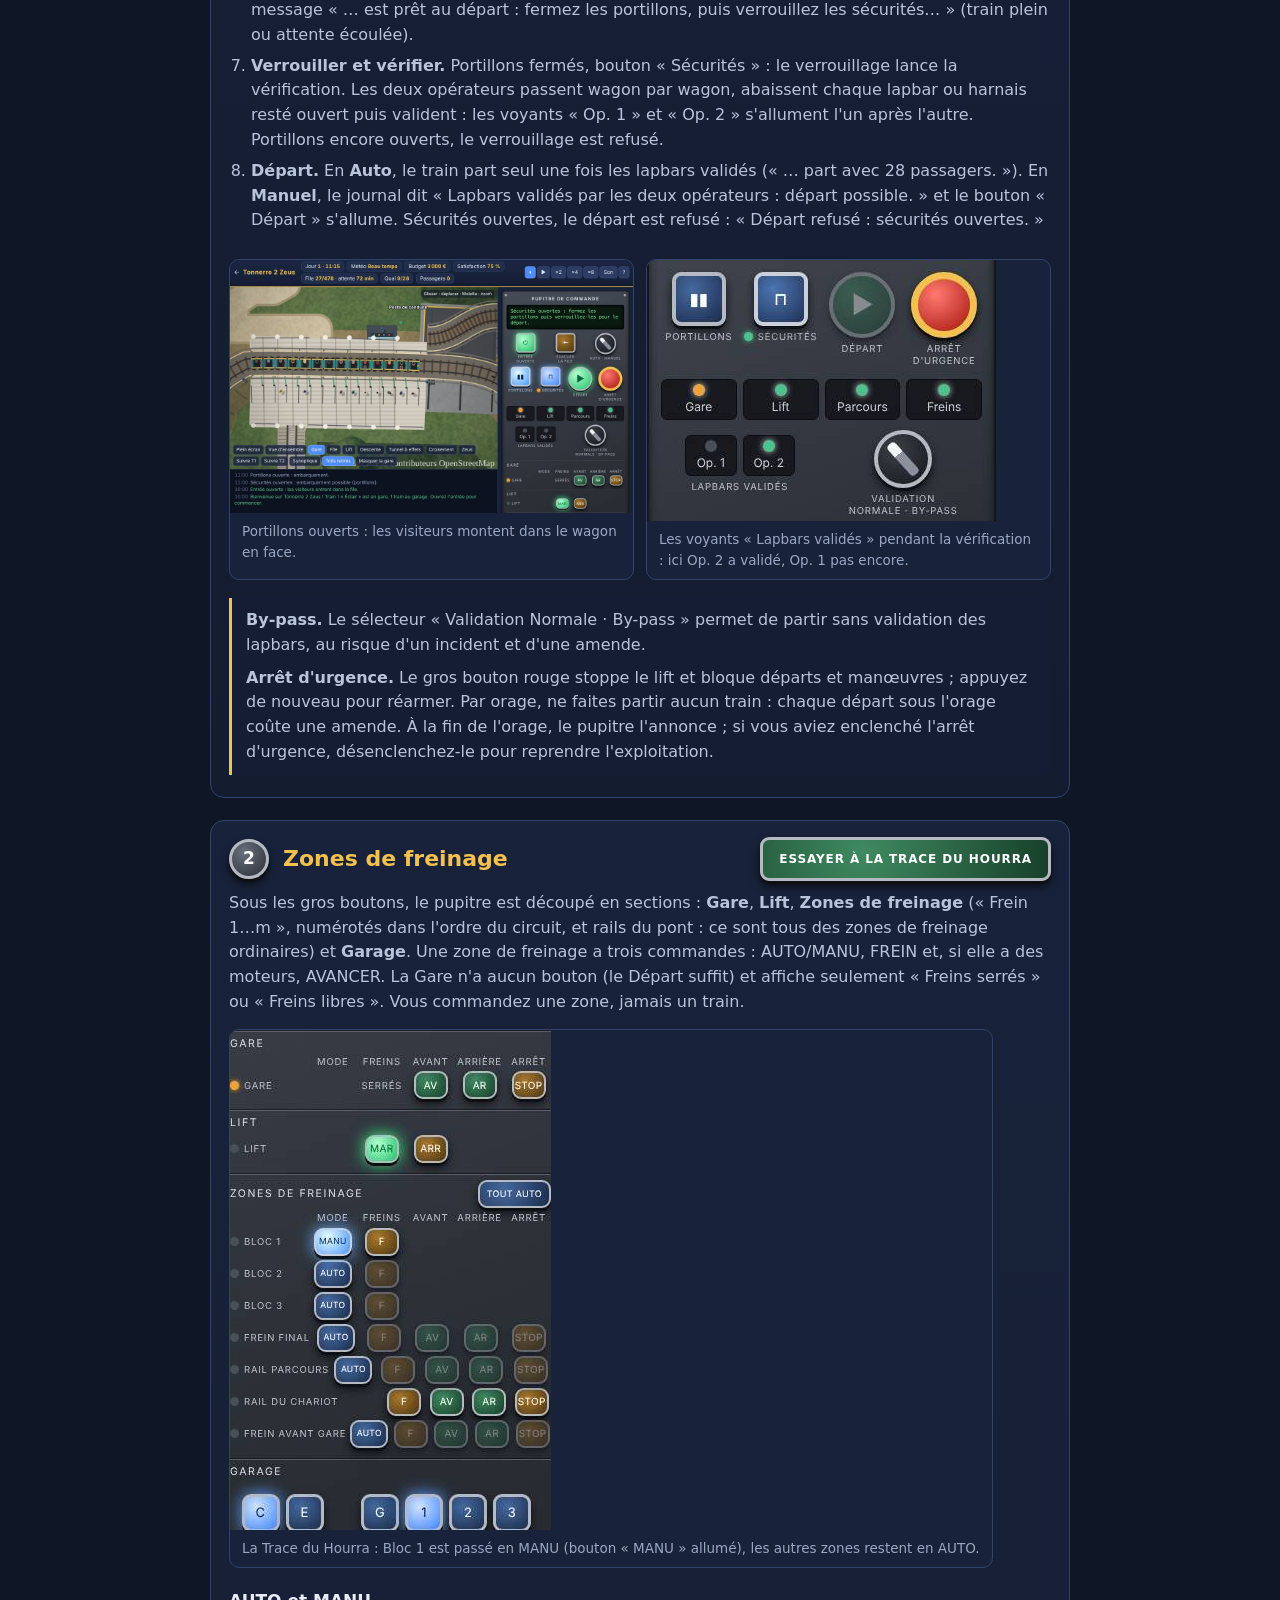
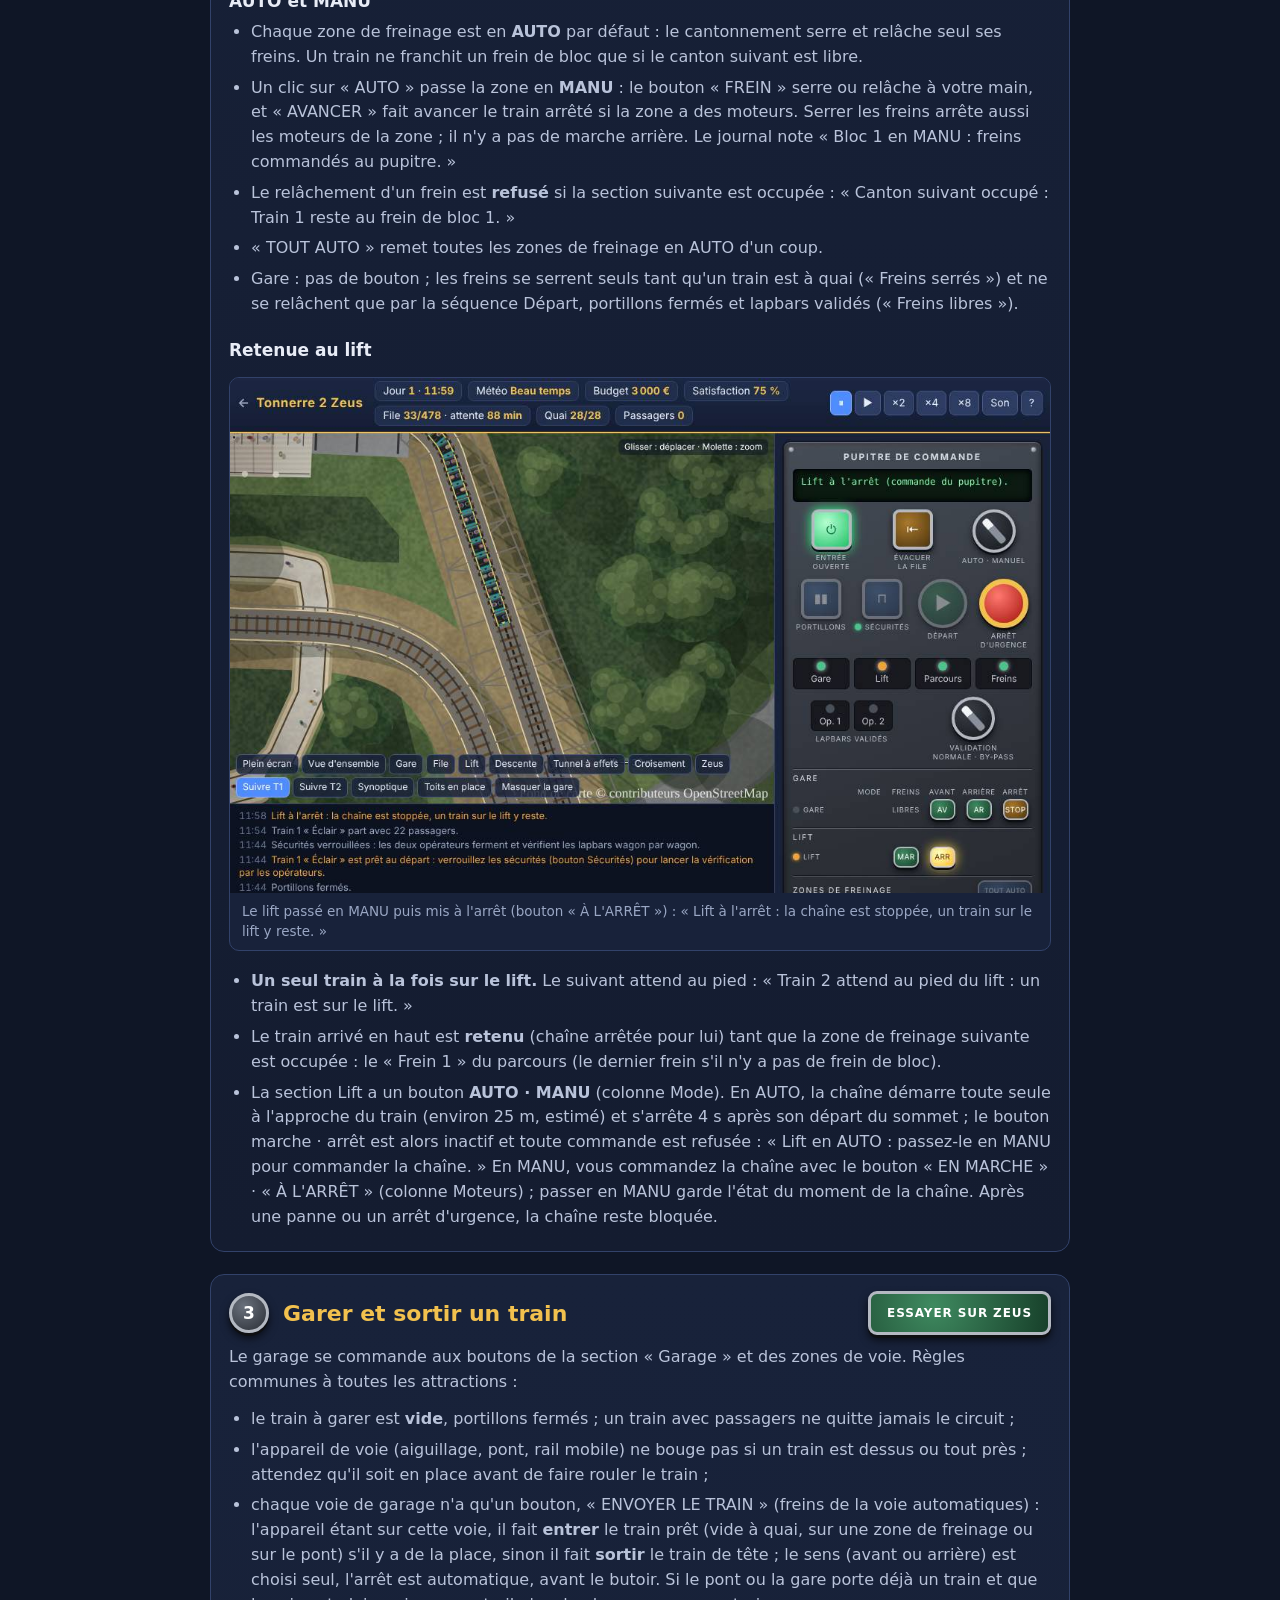
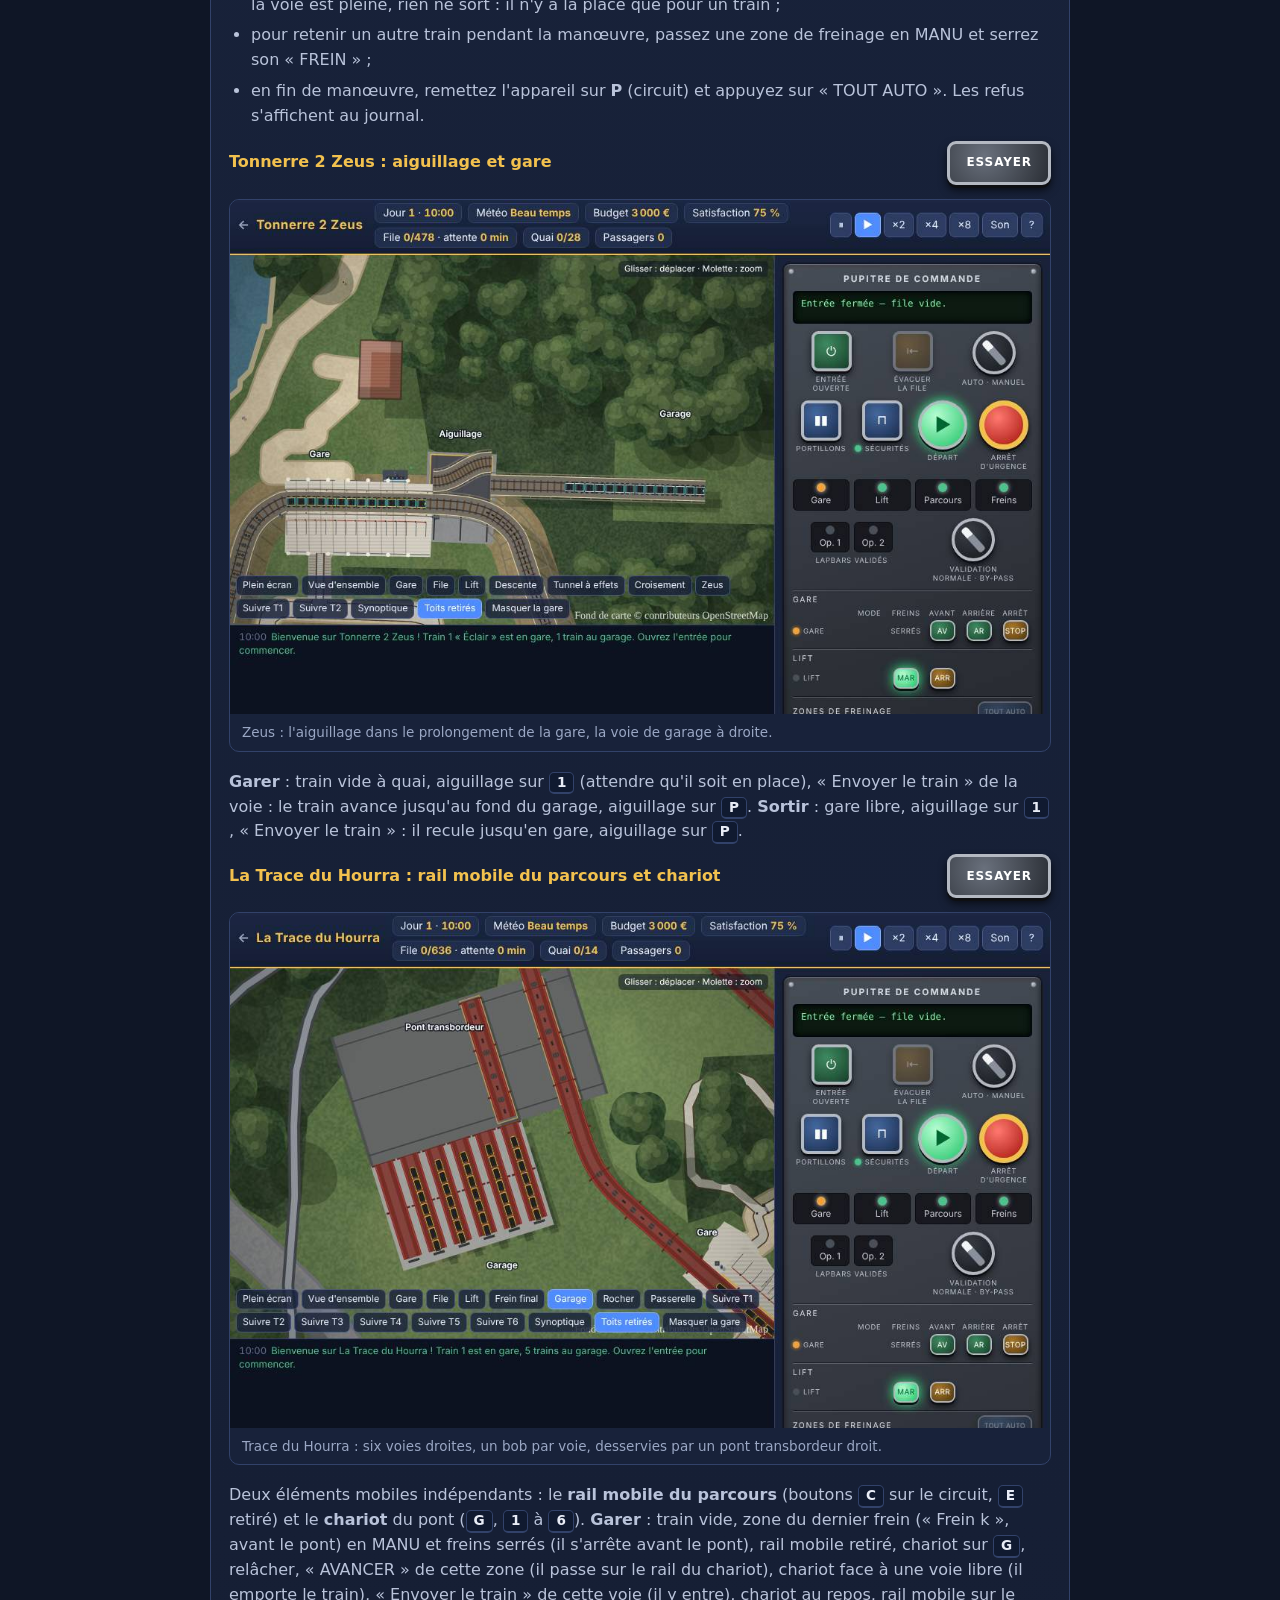
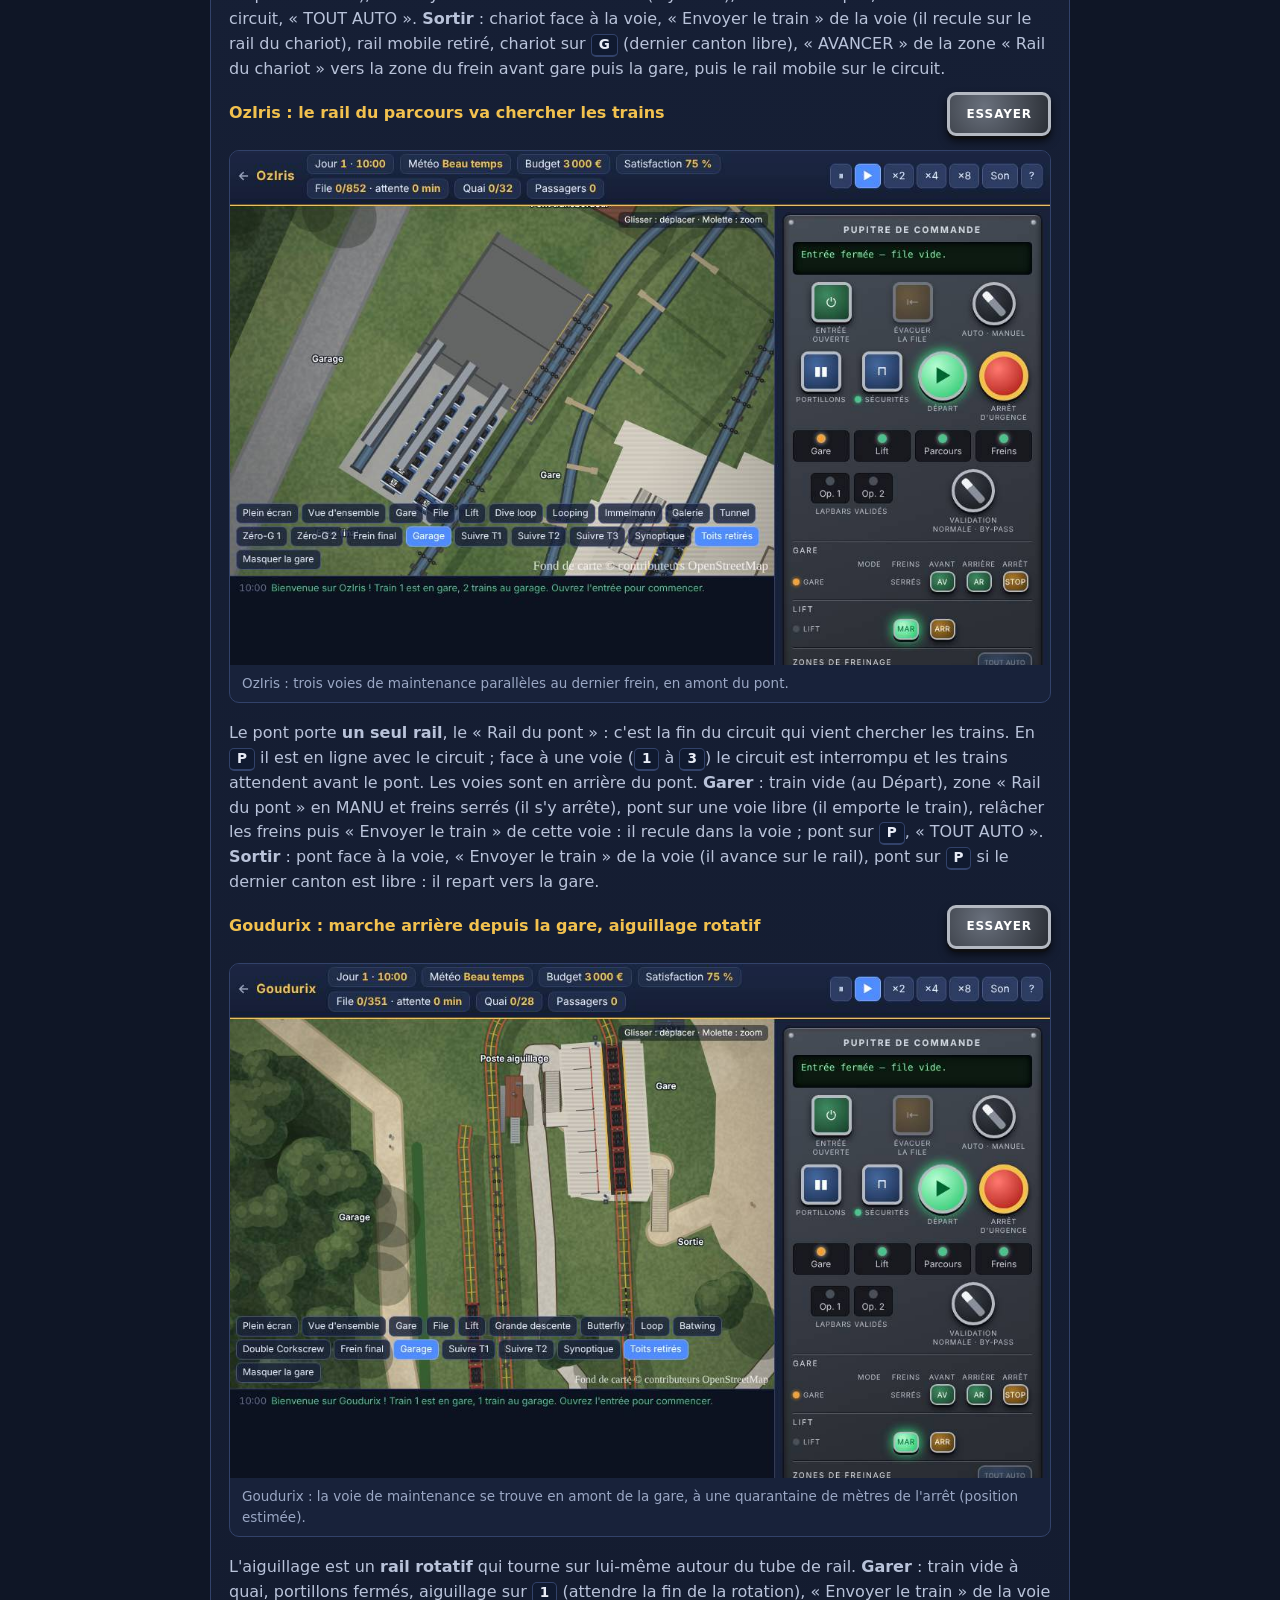
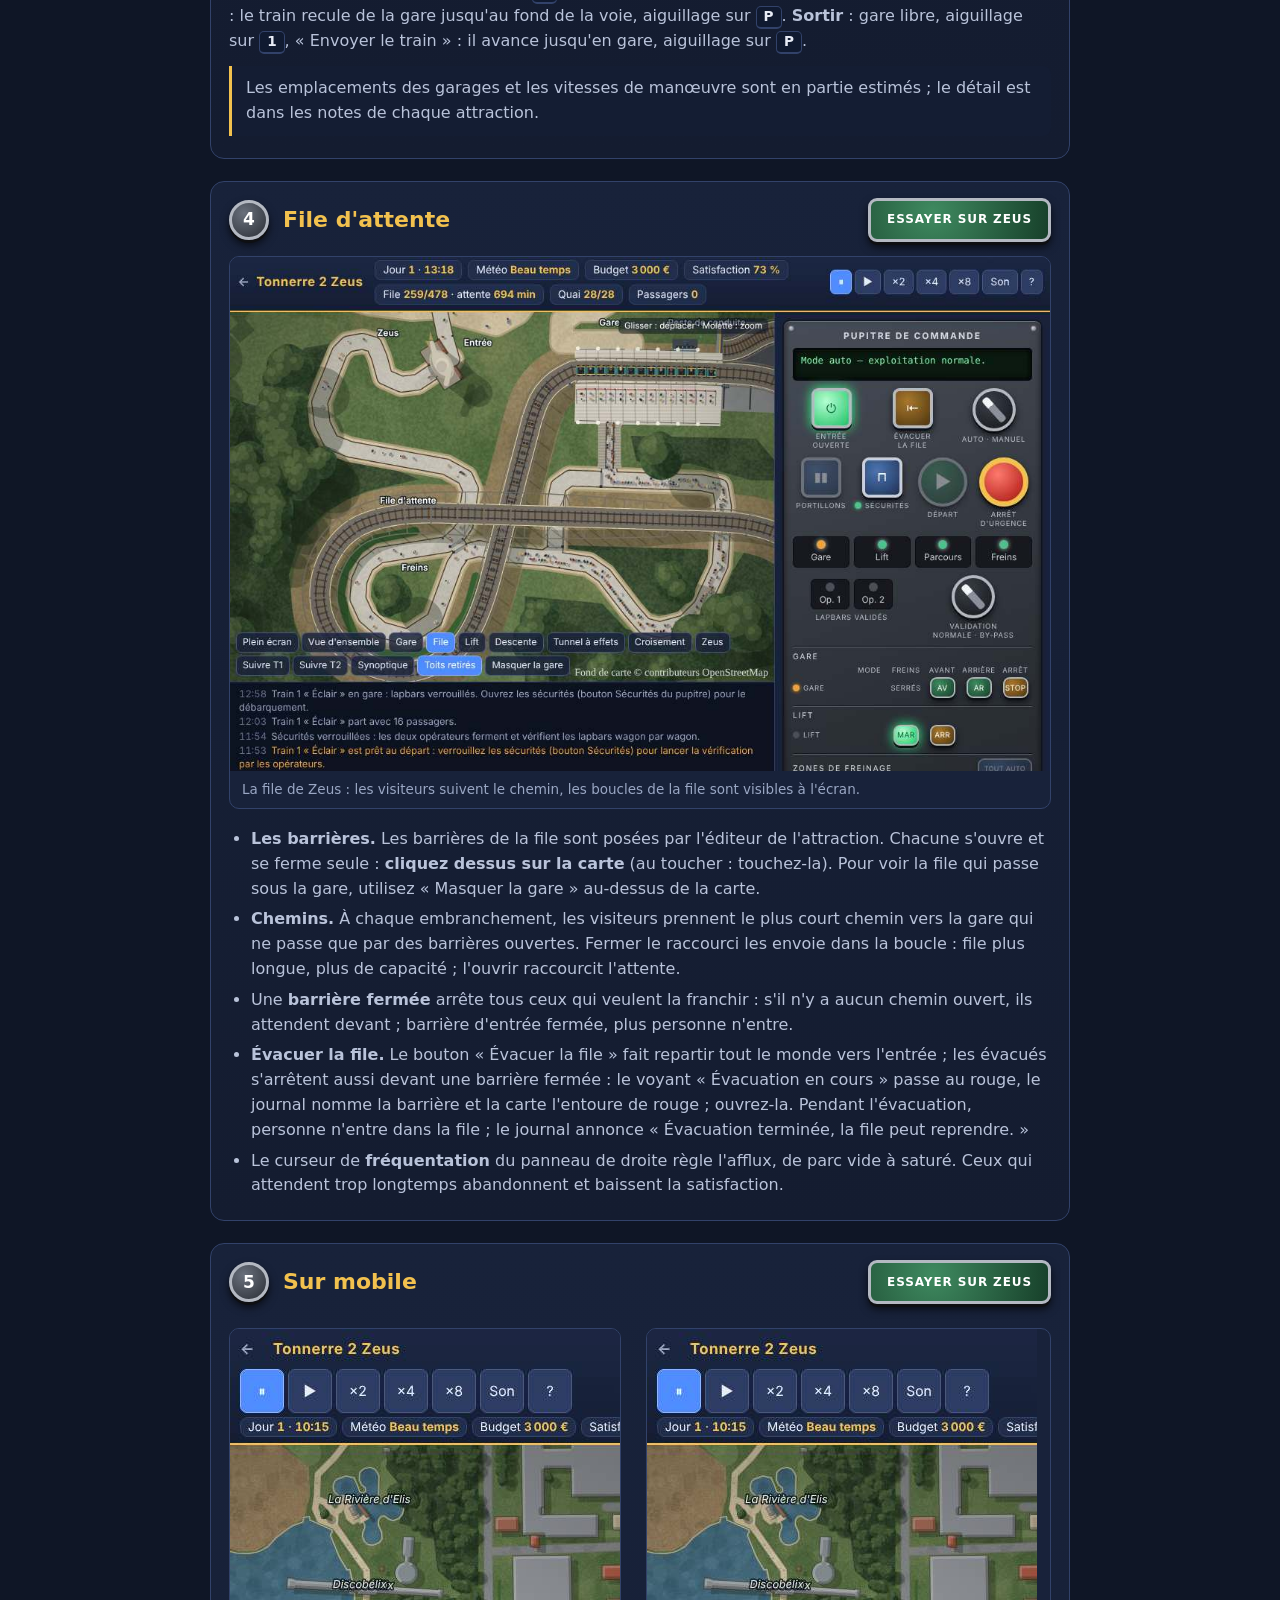
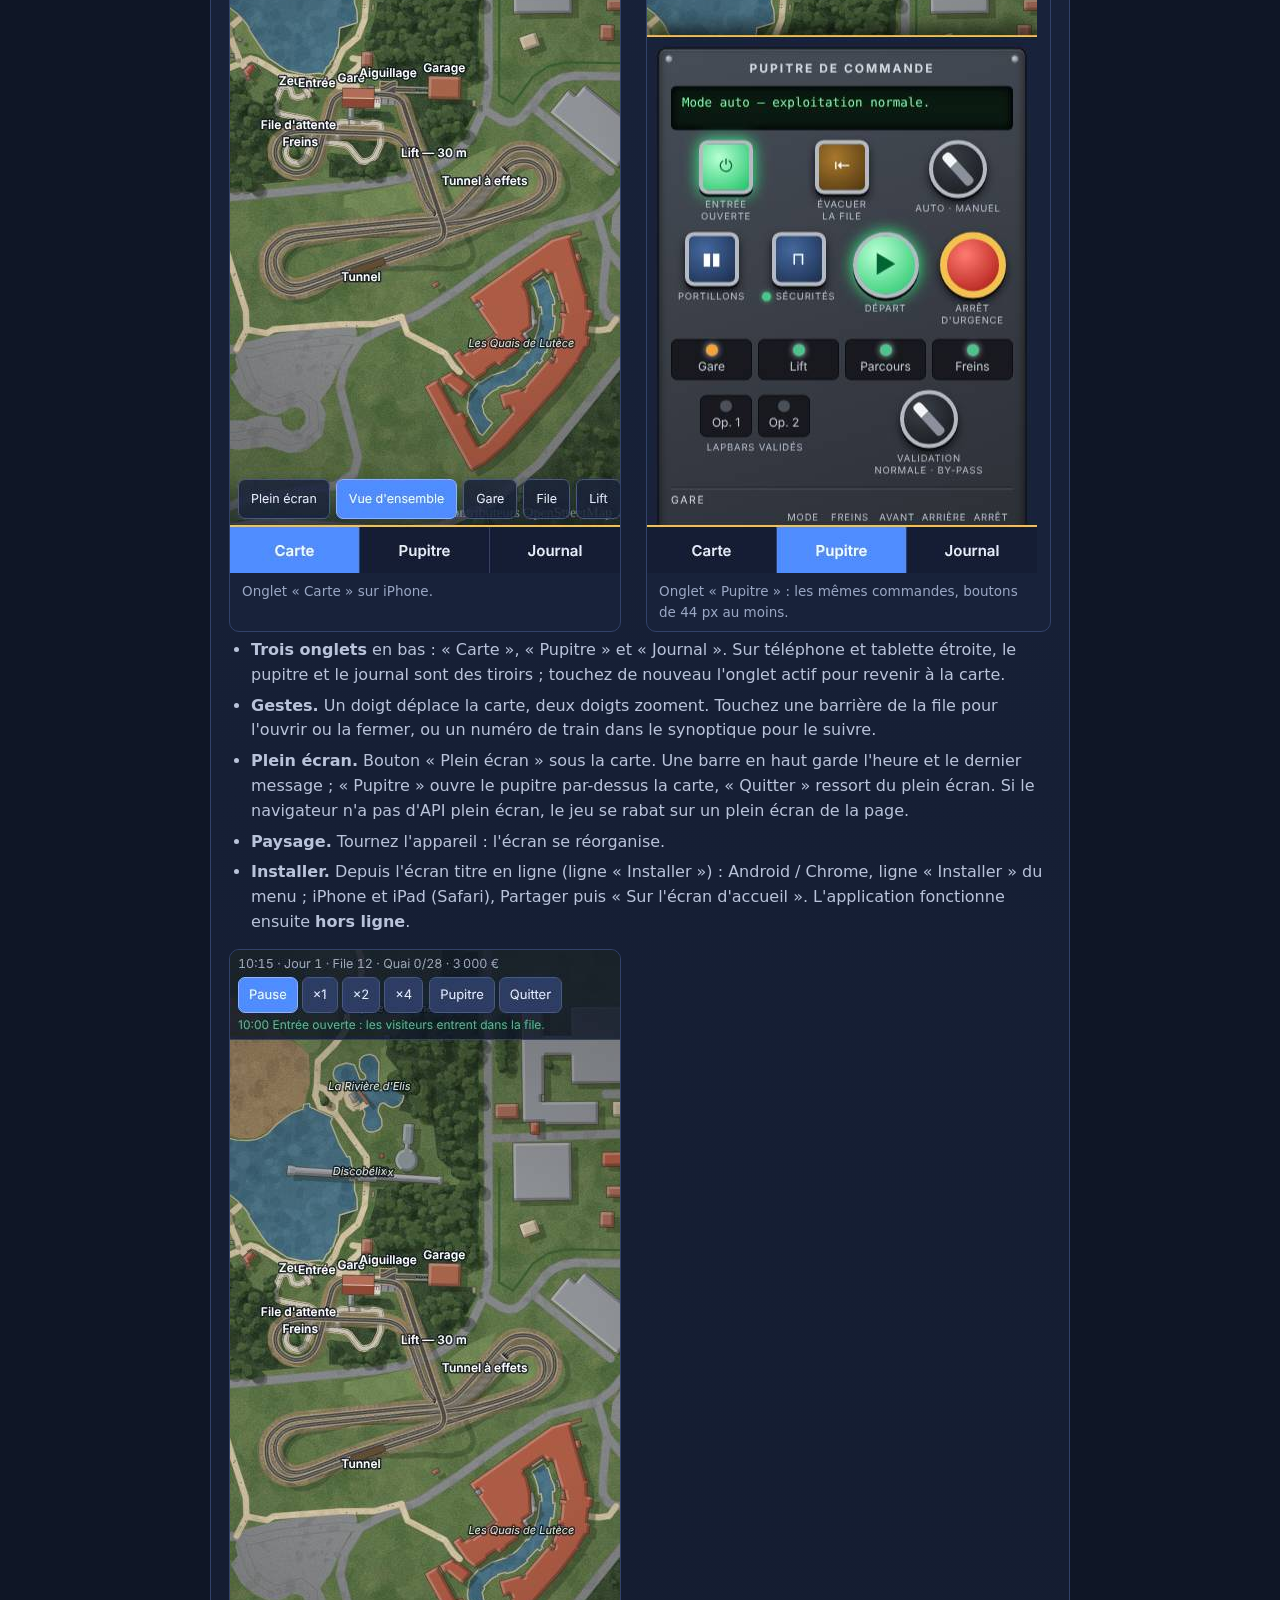
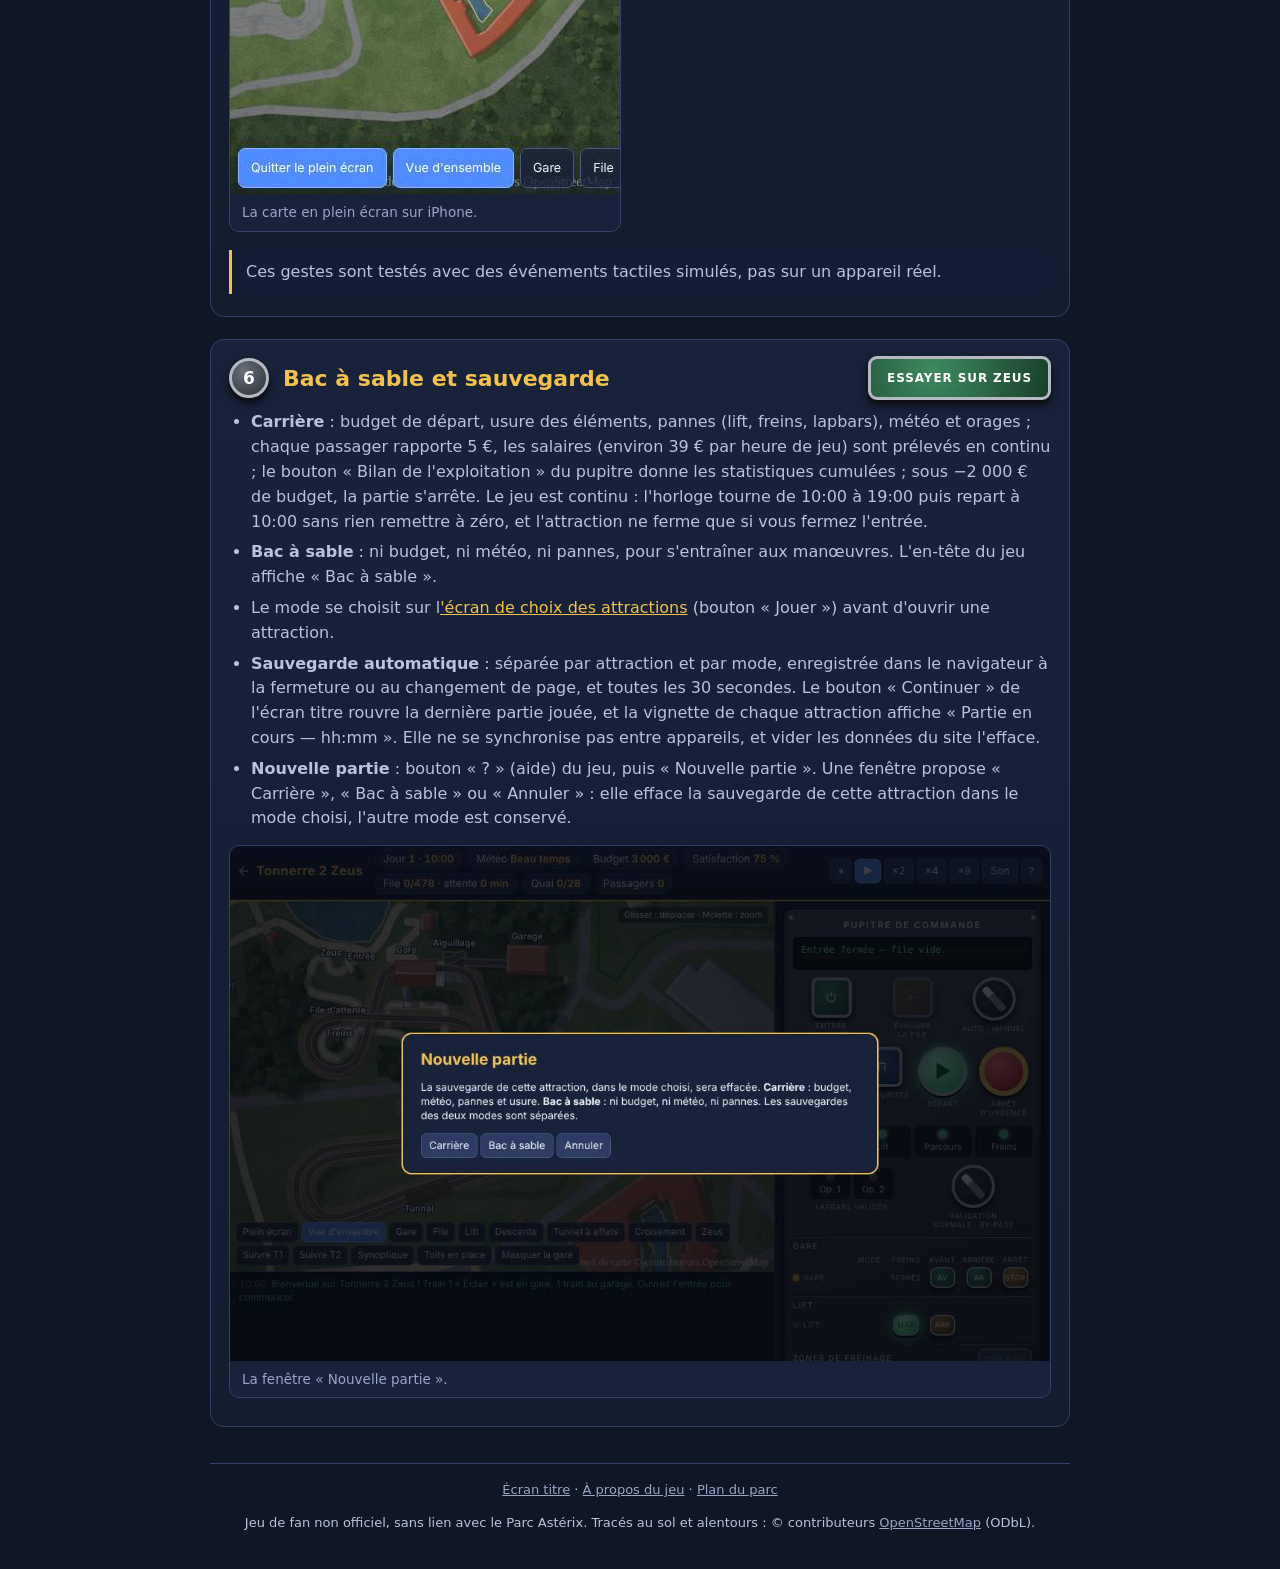
<file: tutos.html>
<!DOCTYPE html>
<html lang="fr">
<head>
<meta charset="utf-8">
<meta name="viewport" content="width=device-width, initial-scale=1, viewport-fit=cover">
<link rel="manifest" href="manifest.webmanifest">
<meta name="theme-color" content="#0f1626">
<meta name="mobile-web-app-capable" content="yes">
<meta name="apple-mobile-web-app-capable" content="yes">
<meta name="apple-mobile-web-app-status-bar-style" content="black-translucent">
<meta name="apple-mobile-web-app-title" content="OSMrides">
<link rel="apple-touch-icon" href="icons/apple-touch-icon.png">
<link rel="icon" type="image/png" href="icons/icon-192.png">
<title>Tutoriels — OSMrides</title>
<meta name="description" content="Guides courts du jeu OSMrides : premiers pas, zones de freinage, garage, file d'attente, mobile, sauvegarde.">
<link rel="stylesheet" href="site.css">
</head>
<body>
<a class="skip" href="#main">Aller au contenu</a>
<div class="wrap">
<header class="top">
  <h1>Tutoriels</h1>
  <p>Les commandes et messages cités ici sont ceux du jeu. Les captures viennent de vraies parties.</p>
  <nav class="nav" aria-label="Navigation">
    <a class="btn main" href="index.html#jouer">Jouer</a>
    <a class="btn" href="index.html">Écran titre</a>
    <a class="btn" href="plan.html?type=parc&amp;lieu=asterix">Plan du parc</a>
  </nav>
</header>
<main id="main">
<nav class="lessons" aria-label="Leçons">
<a class="desk" href="#premiers-pas"><span class="num" aria-hidden="true">1</span><span>Premiers pas</span></a>
<a class="desk" href="#freinage"><span class="num" aria-hidden="true">2</span><span>Zones de freinage</span></a>
<a class="desk" href="#garage"><span class="num" aria-hidden="true">3</span><span>Garer et sortir un train</span></a>
<a class="desk" href="#file"><span class="num" aria-hidden="true">4</span><span>File d'attente</span></a>
<a class="desk" href="#mobile"><span class="num" aria-hidden="true">5</span><span>Sur mobile</span></a>
<a class="desk" href="#sauvegarde"><span class="num" aria-hidden="true">6</span><span>Bac à sable et sauvegarde</span></a>
</nav>
<p class="note"><b>Essayer</b> ouvre l'attraction en bac à sable : sans budget, météo ni pannes, pour s'entraîner sans risque. Votre partie en carrière n'est pas touchée.</p>
<article id="premiers-pas" class="lesson" aria-labelledby="h-pp">
<div class="lhead"><span class="num" aria-hidden="true">1</span><h2 id="h-pp"><span class="sr">Leçon 1 : </span>Premiers pas</h2><a class="btn green try" href="jeu.html?type=parc&amp;lieu=asterix&amp;el=zeus&amp;mode=sandbox">Essayer sur Zeus</a></div>
<p>Exemple sur Tonnerre 2 Zeus. Le jeu démarre en mode <b>Auto</b>, un train est en gare, l'entrée est fermée.</p>
<figure><img src="img/tutos/01-pupitre.jpg" width="1100" height="690" loading="lazy" alt="Le pupitre de commande de Tonnerre 2 Zeus au démarrage, avec le synoptique du circuit"><figcaption>Le pupitre : entrée, évacuation, Auto · Manuel, portillons, départ, arrêt d'urgence, voyants, puis les sections Gare, Lift, Zones de freinage et Garage.</figcaption></figure>
<ol>
<li><b>Ouvrir l'entrée.</b> Bouton « Entrée ouverte » du pupitre (ou clic sur le portail à l'entrée de la file). Le journal annonce « Entrée ouverte : les visiteurs entrent dans la file. » Fermée, plus personne n'entre, mais ceux qui sont déjà dans la file continuent d'embarquer.</li>
<li><b>Laisser le quai se remplir.</b> Les visiteurs se rangent derrière les portillons, deux au plus par portillon, un portillon par wagon.</li>
<li><b>Ouvrir les sécurités.</b> Un train arrive en gare lapbars verrouillés : le journal le rappelle. Bouton « Sécurités » du pupitre : les lapbars (harnais sur OzIris et Goudurix) se relèvent sur chaque place ; le voyant passe à l'ambre. Rien ne s'ouvre seul, ni en auto ni en manuel.</li>
<li><b>Débarquement.</b> Il ne commence qu'une fois les sécurités ouvertes : les passagers descendent côté sortie.</li>
<li><b>Embarquement.</b> Bouton « Portillons » : le journal annonce « Portillons ouverts : embarquement. » Les visiteurs montent dans les places dont les sécurités sont ouvertes. Le bouton est refusé s'il n'y a aucun train à quai prêt à embarquer.</li>
<li><b>Fermer les portillons</b> avec le même bouton quand l'embarquement est fini. En <b>Auto</b>, attendez le message « … est prêt au départ : fermez les portillons, puis verrouillez les sécurités… » (train plein ou attente écoulée).</li>
<li><b>Verrouiller et vérifier.</b> Portillons fermés, bouton « Sécurités » : le verrouillage lance la vérification. Les deux opérateurs passent wagon par wagon, abaissent chaque lapbar ou harnais resté ouvert puis valident : les voyants « Op. 1 » et « Op. 2 » s'allument l'un après l'autre. Portillons encore ouverts, le verrouillage est refusé.</li>
<li><b>Départ.</b> En <b>Auto</b>, le train part seul une fois les lapbars validés (« … part avec 28 passagers. »). En <b>Manuel</b>, le journal dit « Lapbars validés par les deux opérateurs : départ possible. » et le bouton « Départ » s'allume. Sécurités ouvertes, le départ est refusé : « Départ refusé : sécurités ouvertes. »</li>
</ol>
<div class="pair">
<figure><img src="img/tutos/03-portillons.jpg" width="1100" height="690" loading="lazy" alt="Le quai de Zeus portillons ouverts, des visiteurs derrière chaque portillon, le train à quai"><figcaption>Portillons ouverts : les visiteurs montent dans le wagon en face.</figcaption></figure>
<figure><img src="img/tutos/04-lapbars.jpg" width="349" height="261" loading="lazy" alt="Voyants Op. 1 éteint et Op. 2 allumé, sélecteur Validation Normale · By-pass"><figcaption>Les voyants « Lapbars validés » pendant la vérification : ici Op. 2 a validé, Op. 1 pas encore.</figcaption></figure>
</div>
<div class="note"><p><b>By-pass.</b> Le sélecteur « Validation Normale · By-pass » permet de partir sans validation des lapbars, au risque d'un incident et d'une amende.</p>
<p><b>Arrêt d'urgence.</b> Le gros bouton rouge stoppe le lift et bloque départs et manœuvres ; appuyez de nouveau pour réarmer. Par orage, ne faites partir aucun train : chaque départ sous l'orage coûte une amende. À la fin de l'orage, le pupitre l'annonce ; si vous aviez enclenché l'arrêt d'urgence, désenclenchez-le pour reprendre l'exploitation.</p></div>
</article>

<article id="freinage" class="lesson" aria-labelledby="h-fr">
<div class="lhead"><span class="num" aria-hidden="true">2</span><h2 id="h-fr"><span class="sr">Leçon 2 : </span>Zones de freinage</h2><a class="btn green try" href="jeu.html?type=parc&amp;lieu=asterix&amp;el=hourra&amp;mode=sandbox">Essayer à la Trace du Hourra</a></div>
<p>Sous les gros boutons, le pupitre est découpé en sections : <b>Gare</b>, <b>Lift</b>, <b>Zones de freinage</b> (« Frein 1…m », numérotés dans l'ordre du circuit, et rails du pont : ce sont tous des zones de freinage ordinaires) et <b>Garage</b>. Une zone de freinage a trois commandes : AUTO/MANU, FREIN et, si elle a des moteurs, AVANCER. La Gare n'a aucun bouton (le Départ suffit) et affiche seulement « Freins serrés » ou « Freins libres ». Vous commandez une zone, jamais un train.</p>
<figure><img src="img/tutos/05b-zones-pupitre.jpg" width="321" height="500" loading="lazy" alt="Sections Gare, Lift et Zones de freinage de la Trace du Hourra, Bloc 1 en MANU"><figcaption>La Trace du Hourra : Bloc 1 est passé en MANU (bouton « MANU » allumé), les autres zones restent en AUTO.</figcaption></figure>
<h3>AUTO et MANU</h3>
<ul>
<li>Chaque zone de freinage est en <b>AUTO</b> par défaut : le cantonnement serre et relâche seul ses freins. Un train ne franchit un frein de bloc que si le canton suivant est libre.</li>
<li>Un clic sur « AUTO » passe la zone en <b>MANU</b> : le bouton « FREIN » serre ou relâche à votre main, et « AVANCER » fait avancer le train arrêté si la zone a des moteurs. Serrer les freins arrête aussi les moteurs de la zone ; il n'y a pas de marche arrière. Le journal note « Bloc 1 en MANU : freins commandés au pupitre. »</li>
<li>Le relâchement d'un frein est <b>refusé</b> si la section suivante est occupée : « Canton suivant occupé : Train 1 reste au frein de bloc 1. »</li>
<li>« TOUT AUTO » remet toutes les zones de freinage en AUTO d'un coup.</li>
<li>Gare : pas de bouton ; les freins se serrent seuls tant qu'un train est à quai (« Freins serrés ») et ne se relâchent que par la séquence Départ, portillons fermés et lapbars validés (« Freins libres »).</li>
</ul>
<h3>Retenue au lift</h3>
<figure><img src="img/tutos/06-lift.jpg" width="1100" height="690" loading="lazy" alt="Un train arrêté sur le lift de Zeus, le lift en MANU, bouton sur « À L'ARRÊT » et le message du journal"><figcaption>Le lift passé en MANU puis mis à l'arrêt (bouton « À L'ARRÊT ») : « Lift à l'arrêt : la chaîne est stoppée, un train sur le lift y reste. »</figcaption></figure>
<ul>
<li><b>Un seul train à la fois sur le lift.</b> Le suivant attend au pied : « Train 2 attend au pied du lift : un train est sur le lift. »</li>
<li>Le train arrivé en haut est <b>retenu</b> (chaîne arrêtée pour lui) tant que la zone de freinage suivante est occupée : le « Frein 1 » du parcours (le dernier frein s'il n'y a pas de frein de bloc).</li>
<li>La section Lift a un bouton <b>AUTO · MANU</b> (colonne Mode). En AUTO, la chaîne démarre toute seule à l'approche du train (environ 25 m, estimé) et s'arrête 4 s après son départ du sommet ; le bouton marche · arrêt est alors inactif et toute commande est refusée : « Lift en AUTO : passez-le en MANU pour commander la chaîne. » En MANU, vous commandez la chaîne avec le bouton « EN MARCHE » · « À L'ARRÊT » (colonne Moteurs) ; passer en MANU garde l'état du moment de la chaîne. Après une panne ou un arrêt d'urgence, la chaîne reste bloquée.</li>
</ul>
</article>

<article id="garage" class="lesson" aria-labelledby="h-ga">
<div class="lhead"><span class="num" aria-hidden="true">3</span><h2 id="h-ga"><span class="sr">Leçon 3 : </span>Garer et sortir un train</h2><a class="btn green try" href="jeu.html?type=parc&amp;lieu=asterix&amp;el=zeus&amp;mode=sandbox">Essayer sur Zeus</a></div>
<p>Le garage se commande aux boutons de la section « Garage » et des zones de voie. Règles communes à toutes les attractions :</p>
<ul>
<li>le train à garer est <b>vide</b>, portillons fermés ; un train avec passagers ne quitte jamais le circuit ;</li>
<li>l'appareil de voie (aiguillage, pont, rail mobile) ne bouge pas si un train est dessus ou tout près ; attendez qu'il soit en place avant de faire rouler le train ;</li>
<li>chaque voie de garage n'a qu'un bouton, « ENVOYER LE TRAIN » (freins de la voie automatiques) : l'appareil étant sur cette voie, il fait <b>entrer</b> le train prêt (vide à quai, sur une zone de freinage ou sur le pont) s'il y a de la place, sinon il fait <b>sortir</b> le train de tête ; le sens (avant ou arrière) est choisi seul, l'arrêt est automatique, avant le butoir. Si le pont ou la gare porte déjà un train et que la voie est pleine, rien ne sort : il n'y a la place que pour un train ;</li>
<li>pour retenir un autre train pendant la manœuvre, passez une zone de freinage en MANU et serrez son « FREIN » ;</li>
<li>en fin de manœuvre, remettez l'appareil sur <b>P</b> (circuit) et appuyez sur « TOUT AUTO ». Les refus s'affichent au journal.</li>
</ul>
<div class="site"><div class="lhead"><h3>Tonnerre 2 Zeus : aiguillage et gare</h3><a class="btn try" href="jeu.html?type=parc&amp;lieu=asterix&amp;el=zeus&amp;mode=sandbox">Essayer</a></div>
<figure><img src="img/tutos/07-garage-zeus.jpg" width="1100" height="690" loading="lazy" alt="Le garage de Zeus : aiguillage à droite de la gare, voie de garage avec un train"><figcaption>Zeus : l'aiguillage dans le prolongement de la gare, la voie de garage à droite.</figcaption></figure>
<p><b>Garer</b> : train vide à quai, aiguillage sur <span class="k">1</span> (attendre qu'il soit en place), « Envoyer le train » de la voie : le train avance jusqu'au fond du garage, aiguillage sur <span class="k">P</span>. <b>Sortir</b> : gare libre, aiguillage sur <span class="k">1</span>, « Envoyer le train » : il recule jusqu'en gare, aiguillage sur <span class="k">P</span>.</p></div>
<div class="site"><div class="lhead"><h3>La Trace du Hourra : rail mobile du parcours et chariot</h3><a class="btn try" href="jeu.html?type=parc&amp;lieu=asterix&amp;el=hourra&amp;mode=sandbox">Essayer</a></div>
<figure><img src="img/tutos/07-garage-hourra.jpg" width="1100" height="690" loading="lazy" alt="Le garage de la Trace du Hourra : six voies droites parallèles et le pont transbordeur"><figcaption>Trace du Hourra : six voies droites, un bob par voie, desservies par un pont transbordeur droit.</figcaption></figure>
<p>Deux éléments mobiles indépendants : le <b>rail mobile du parcours</b> (boutons <span class="k">C</span> sur le circuit, <span class="k">E</span> retiré) et le <b>chariot</b> du pont (<span class="k">G</span>, <span class="k">1</span> à <span class="k">6</span>). <b>Garer</b> : train vide, zone du dernier frein (« Frein k », avant le pont) en MANU et freins serrés (il s'arrête avant le pont), rail mobile retiré, chariot sur <span class="k">G</span>, relâcher, « AVANCER » de cette zone (il passe sur le rail du chariot), chariot face à une voie libre (il emporte le train), « Envoyer le train » de cette voie (il y entre), chariot au repos, rail mobile sur le circuit, « TOUT AUTO ». <b>Sortir</b> : chariot face à la voie, « Envoyer le train » de la voie (il recule sur le rail du chariot), rail mobile retiré, chariot sur <span class="k">G</span> (dernier canton libre), « AVANCER » de la zone « Rail du chariot » vers la zone du frein avant gare puis la gare, puis le rail mobile sur le circuit.</p></div>
<div class="site"><div class="lhead"><h3>OzIris : le rail du parcours va chercher les trains</h3><a class="btn try" href="jeu.html?type=parc&amp;lieu=asterix&amp;el=oziris&amp;mode=sandbox">Essayer</a></div>
<figure><img src="img/tutos/07-garage-oziris.jpg" width="1100" height="690" loading="lazy" alt="Le garage d'OzIris : trois voies de maintenance et le pont à rail unique"><figcaption>OzIris : trois voies de maintenance parallèles au dernier frein, en amont du pont.</figcaption></figure>
<p>Le pont porte <b>un seul rail</b>, le « Rail du pont » : c'est la fin du circuit qui vient chercher les trains. En <span class="k">P</span> il est en ligne avec le circuit ; face à une voie (<span class="k">1</span> à <span class="k">3</span>) le circuit est interrompu et les trains attendent avant le pont. Les voies sont en arrière du pont. <b>Garer</b> : train vide (au Départ), zone « Rail du pont » en MANU et freins serrés (il s'y arrête), pont sur une voie libre (il emporte le train), relâcher les freins puis « Envoyer le train » de cette voie : il recule dans la voie ; pont sur <span class="k">P</span>, « TOUT AUTO ». <b>Sortir</b> : pont face à la voie, « Envoyer le train » de la voie (il avance sur le rail), pont sur <span class="k">P</span> si le dernier canton est libre : il repart vers la gare.</p></div>
<div class="site"><div class="lhead"><h3>Goudurix : marche arrière depuis la gare, aiguillage rotatif</h3><a class="btn try" href="jeu.html?type=parc&amp;lieu=asterix&amp;el=goudurix&amp;mode=sandbox">Essayer</a></div>
<figure><img src="img/tutos/07-garage-goudurix.jpg" width="1100" height="690" loading="lazy" alt="Le garage de Goudurix : voie de maintenance en amont de la gare et aiguillage rotatif"><figcaption>Goudurix : la voie de maintenance se trouve en amont de la gare, à une quarantaine de mètres de l'arrêt (position estimée).</figcaption></figure>
<p>L'aiguillage est un <b>rail rotatif</b> qui tourne sur lui-même autour du tube de rail. <b>Garer</b> : train vide à quai, portillons fermés, aiguillage sur <span class="k">1</span> (attendre la fin de la rotation), « Envoyer le train » de la voie : le train recule de la gare jusqu'au fond de la voie, aiguillage sur <span class="k">P</span>. <b>Sortir</b> : gare libre, aiguillage sur <span class="k">1</span>, « Envoyer le train » : il avance jusqu'en gare, aiguillage sur <span class="k">P</span>.</p></div>
<p class="note">Les emplacements des garages et les vitesses de manœuvre sont en partie estimés ; le détail est dans les notes de chaque attraction.</p>
</article>

<article id="file" class="lesson" aria-labelledby="h-fi">
<div class="lhead"><span class="num" aria-hidden="true">4</span><h2 id="h-fi"><span class="sr">Leçon 4 : </span>File d'attente</h2><a class="btn green try" href="jeu.html?type=parc&amp;lieu=asterix&amp;el=zeus&amp;mode=sandbox">Essayer sur Zeus</a></div>
<figure><img src="img/tutos/10-file.jpg" width="1100" height="690" loading="lazy" alt="La file d'attente de Zeus pleine de visiteurs, vue de dessus, avec les boucles et la gare"><figcaption>La file de Zeus : les visiteurs suivent le chemin, les boucles de la file sont visibles à l'écran.</figcaption></figure>
<ul>
<li><b>Les barrières.</b> Les barrières de la file sont posées par l'éditeur de l'attraction. Chacune s'ouvre et se ferme seule : <b>cliquez dessus sur la carte</b> (au toucher : touchez-la). Pour voir la file qui passe sous la gare, utilisez « Masquer la gare » au-dessus de la carte.</li>
<li><b>Chemins.</b> À chaque embranchement, les visiteurs prennent le plus court chemin vers la gare qui ne passe que par des barrières ouvertes. Fermer le raccourci les envoie dans la boucle : file plus longue, plus de capacité ; l'ouvrir raccourcit l'attente.</li>
<li>Une <b>barrière fermée</b> arrête tous ceux qui veulent la franchir : s'il n'y a aucun chemin ouvert, ils attendent devant ; barrière d'entrée fermée, plus personne n'entre.</li>
<li><b>Évacuer la file.</b> Le bouton « Évacuer la file » fait repartir tout le monde vers l'entrée ; les évacués s'arrêtent aussi devant une barrière fermée : le voyant « Évacuation en cours » passe au rouge, le journal nomme la barrière et la carte l'entoure de rouge ; ouvrez-la. Pendant l'évacuation, personne n'entre dans la file ; le journal annonce « Évacuation terminée, la file peut reprendre. »</li>
<li>Le curseur de <b>fréquentation</b> du panneau de droite règle l'afflux, de parc vide à saturé. Ceux qui attendent trop longtemps abandonnent et baissent la satisfaction.</li>
</ul>
</article>

<article id="mobile" class="lesson" aria-labelledby="h-mo">
<div class="lhead"><span class="num" aria-hidden="true">5</span><h2 id="h-mo"><span class="sr">Leçon 5 : </span>Sur mobile</h2><a class="btn green try" href="jeu.html?type=parc&amp;lieu=asterix&amp;el=zeus&amp;mode=sandbox">Essayer sur Zeus</a></div>
<div class="pair">
<figure><img src="img/tutos/11-mobile-carte.jpg" width="390" height="844" loading="lazy" alt="Zeus sur iPhone, onglet Carte, barre du haut et onglets en bas"><figcaption>Onglet « Carte » sur iPhone.</figcaption></figure>
<figure><img src="img/tutos/12-mobile-pupitre.jpg" width="390" height="844" loading="lazy" alt="Zeus sur iPhone, onglet Pupitre avec le pupitre de commande"><figcaption>Onglet « Pupitre » : les mêmes commandes, boutons de 44 px au moins.</figcaption></figure>
</div>
<ul>
<li><b>Trois onglets</b> en bas : « Carte », « Pupitre » et « Journal ». Sur téléphone et tablette étroite, le pupitre et le journal sont des tiroirs ; touchez de nouveau l'onglet actif pour revenir à la carte.</li>
<li><b>Gestes.</b> Un doigt déplace la carte, deux doigts zooment. Touchez une barrière de la file pour l'ouvrir ou la fermer, ou un numéro de train dans le synoptique pour le suivre.</li>
<li><b>Plein écran.</b> Bouton « Plein écran » sous la carte. Une barre en haut garde l'heure et le dernier message ; « Pupitre » ouvre le pupitre par-dessus la carte, « Quitter » ressort du plein écran. Si le navigateur n'a pas d'API plein écran, le jeu se rabat sur un plein écran de la page.</li>
<li><b>Paysage.</b> Tournez l'appareil : l'écran se réorganise.</li>
<li><b>Installer.</b> Depuis l'écran titre en ligne (ligne « Installer ») : Android / Chrome, ligne « Installer » du menu ; iPhone et iPad (Safari), Partager puis « Sur l'écran d'accueil ». L'application fonctionne ensuite <b>hors ligne</b>.</li>
</ul>
<figure><img src="img/tutos/13-mobile-plein-ecran.jpg" width="390" height="844" loading="lazy" alt="Zeus sur iPhone, carte en plein écran"><figcaption>La carte en plein écran sur iPhone.</figcaption></figure>
<p class="note">Ces gestes sont testés avec des événements tactiles simulés, pas sur un appareil réel.</p>
</article>

<article id="sauvegarde" class="lesson" aria-labelledby="h-sa">
<div class="lhead"><span class="num" aria-hidden="true">6</span><h2 id="h-sa"><span class="sr">Leçon 6 : </span>Bac à sable et sauvegarde</h2><a class="btn green try" href="jeu.html?type=parc&amp;lieu=asterix&amp;el=zeus&amp;mode=sandbox">Essayer sur Zeus</a></div>
<ul>
<li><b>Carrière</b> : budget de départ, usure des éléments, pannes (lift, freins, lapbars), météo et orages ; chaque passager rapporte 5 €, les salaires (environ 39 € par heure de jeu) sont prélevés en continu ; le bouton « Bilan de l'exploitation » du pupitre donne les statistiques cumulées ; sous −2 000 € de budget, la partie s'arrête. Le jeu est continu : l'horloge tourne de 10:00 à 19:00 puis repart à 10:00 sans rien remettre à zéro, et l'attraction ne ferme que si vous fermez l'entrée.</li>
<li><b>Bac à sable</b> : ni budget, ni météo, ni pannes, pour s'entraîner aux manœuvres. L'en-tête du jeu affiche « Bac à sable ».</li>
<li>Le mode se choisit sur l<a href="index.html#jouer">&#39;écran de choix des attractions</a> (bouton « Jouer ») avant d'ouvrir une attraction.</li>
<li><b>Sauvegarde automatique</b> : séparée par attraction et par mode, enregistrée dans le navigateur à la fermeture ou au changement de page, et toutes les 30 secondes. Le bouton « Continuer » de l'écran titre rouvre la dernière partie jouée, et la vignette de chaque attraction affiche « Partie en cours — hh:mm ». Elle ne se synchronise pas entre appareils, et vider les données du site l'efface.</li>
<li><b>Nouvelle partie</b> : bouton « ? » (aide) du jeu, puis « Nouvelle partie ». Une fenêtre propose « Carrière », « Bac à sable » ou « Annuler » : elle efface la sauvegarde de cette attraction dans le mode choisi, l'autre mode est conservé.</li>
</ul>
<figure><img src="img/tutos/14-nouvelle-partie.jpg" width="1100" height="690" loading="lazy" alt="La fenêtre Nouvelle partie du jeu avec les boutons Carrière, Bac à sable et Annuler"><figcaption>La fenêtre « Nouvelle partie ».</figcaption></figure>
</article>
</main>
<footer>
  <p><a href="index.html">Écran titre</a> · <a href="https://qhess34.github.io/osmrides_website/apropos.html">À propos du jeu</a> · <a href="plan.html?type=parc&amp;lieu=asterix">Plan du parc</a></p>
  <p>Jeu de fan non officiel, sans lien avec le Parc Astérix. Tracés au sol et alentours : © contributeurs <a href="https://www.openstreetmap.org/copyright">OpenStreetMap</a> (ODbL).</p>
</footer>
</div>
<script>
if('serviceWorker' in navigator&&/^https?:$/.test(location.protocol))addEventListener('load',()=>{navigator.serviceWorker.register('sw.js').catch(()=>{});});
</script>
</body>
</html>
</file>
<file: site.css>
/* Pages de présentation (index.html, tutos.html) — thème sombre sobre, sans pictogramme */
:root{--bg:#0f1626;--card:#18223a;--line:#32426a;--gold:#f2c14e;--txt:#e8ecf6;--mut:#9aa7c4;--dim:#b9c3da}
*{box-sizing:border-box}
html{scroll-behavior:smooth;-webkit-text-size-adjust:100%}
body{margin:0;background:var(--bg);color:var(--txt);font:16px/1.55 system-ui,-apple-system,"Segoe UI",Roboto,sans-serif;padding:0 max(16px,env(safe-area-inset-right)) max(24px,env(safe-area-inset-bottom)) max(16px,env(safe-area-inset-left));overflow-wrap:anywhere}
.skip{position:absolute;left:-999px;top:0;background:var(--gold);color:#0f1626;padding:8px 12px;z-index:9}
.skip:focus{left:8px;top:8px}
a{color:var(--gold)}
a:focus-visible,button:focus-visible{outline:2px solid var(--gold);outline-offset:2px}
.wrap{max-width:860px;margin:0 auto}
header.top{padding:max(40px,calc(20px + env(safe-area-inset-top))) 0 8px;text-align:center}
header.top h1{color:var(--gold);margin:0 0 8px;font-size:clamp(26px,6vw,38px);line-height:1.15}
header.top p{color:var(--mut);margin:0 auto 18px;max-width:640px}
.nav{display:flex;flex-wrap:wrap;gap:12px;justify-content:center;margin:0 0 8px}
/* boutons physiques et panneau de pupitre, comme dans jeu.html */
.btn{display:inline-flex;align-items:center;justify-content:center;gap:10px;min-height:44px;padding:8px 20px;border-radius:9px;border:3px solid #b4b9c2;background:radial-gradient(circle at 35% 30%,#69707c,#2b2f36);color:#fff;text-decoration:none;font:600 13px/1.2 system-ui,-apple-system,"Segoe UI",Roboto,sans-serif;letter-spacing:.9px;text-transform:uppercase;box-shadow:0 3px 0 #0e0f12,0 5px 9px #000a;cursor:pointer;transition:transform .05s,filter .15s}
.btn:hover{filter:brightness(1.12)}
.btn:active{transform:translateY(2px);box-shadow:0 1px 0 #0e0f12}
.btn.main,.btn.green{background:radial-gradient(circle at 35% 30%,#3f8a60,#17402a)}
.btn.blue{background:radial-gradient(circle at 35% 30%,#44689e,#1b2d4d)}
.btn.amber{background:radial-gradient(circle at 35% 30%,#a8782c,#4f3610)}
.btn i.lp{display:inline-block;width:11px;height:11px;border-radius:50%;background:#4a5059;flex:none}
.btn.lit i.lp{background:#35ff8a;box-shadow:0 0 8px #35ff8a}.btn.blue.lit i.lp{background:#6aa8ff;box-shadow:0 0 8px #5c9cff}
.desk{background:linear-gradient(160deg,#474d57,#2b2f36 60%,#23262c);border:2px solid #14161a;border-radius:10px;padding:14px;box-shadow:inset 0 1px 0 #6a717d,inset 0 -3px 8px #0009,0 10px 30px #0008}
.lcd{background:#0b1a11;color:#7dffa8;font:12.5px/1.3 ui-monospace,Menlo,Consolas,monospace;padding:7px 9px;border-radius:5px;border:2px solid #05080a;box-shadow:inset 0 0 8px #000;min-height:44px}
.plate{font-size:9.5px;letter-spacing:.8px;text-transform:uppercase;color:#b9bfca}
@media(prefers-reduced-motion:reduce){*{transition:none!important;animation:none!important;scroll-behavior:auto!important}}
section{padding:28px 0 4px}
h2{color:var(--gold);font-size:22px;margin:0 0 10px;line-height:1.25}
h3{font-size:17px;margin:20px 0 6px;color:var(--txt)}
p,li{color:var(--dim)}
p{margin:0 0 12px}
ul,ol{padding-left:22px;margin:0 0 12px}li{margin:0 0 6px}
.facts{display:grid;grid-template-columns:repeat(auto-fit,minmax(240px,1fr));gap:14px;margin-top:12px}
.fact{background:var(--card);border:1px solid var(--line);border-radius:12px;padding:14px 16px}
.fact h3{margin:0 0 4px;color:var(--gold);font-size:16px}.fact p{margin:0;font-size:14.5px}
.grid{display:grid;grid-template-columns:repeat(auto-fit,minmax(260px,1fr));gap:16px;width:100%}
a.card,div.card{display:block;background:var(--card);border:1px solid var(--line);border-radius:12px;padding:18px 20px;color:inherit;text-decoration:none}
a.card:hover{border-color:var(--gold)}
.card h3{margin:0 0 6px;font-size:19px;color:var(--gold)}.card p{margin:0;color:var(--dim);font-size:14.5px}
.card .prog{display:block;margin-top:8px;color:var(--gold);font-size:13px}
#modeBar{display:flex;flex-wrap:wrap;gap:8px;align-items:center;margin:0 0 14px;color:var(--mut)}
#modeBar button{font:inherit;color:inherit;background:var(--card);border:1px solid var(--line);border-radius:8px;padding:8px 14px;min-height:44px;cursor:pointer}
#modeBar button.on{border-color:var(--gold);color:var(--gold)}
#inst{display:none;margin:0 0 14px;text-align:center;color:var(--dim);font-size:14px}
#inst button{font:inherit;color:var(--gold);background:var(--card);border:1px solid var(--line);border-radius:8px;padding:8px 14px;cursor:pointer;min-height:44px}
#inst button:hover{border-color:var(--gold)}#inst .x{color:var(--mut);margin-left:6px}
footer{margin-top:36px;padding-top:16px;border-top:1px solid var(--line);color:#7c8aa8;font-size:13px;text-align:center}
footer a{color:#9aa7c4}
/* tutoriels */
.toc{background:var(--card);border:1px solid var(--line);border-radius:12px;padding:12px 18px;margin:14px 0 0}
.toc ol{margin:6px 0 0;columns:2 260px}.toc li{margin:0 0 4px;break-inside:avoid}
article{padding:26px 0 8px;border-top:1px solid var(--line);margin-top:26px;scroll-margin-top:12px}
article:first-of-type{border-top:0}
figure{margin:14px 0 18px;background:var(--card);border:1px solid var(--line);border-radius:10px;overflow:hidden}
figure{width:fit-content;max-width:100%}figure img{display:block;max-width:100%;height:auto}
figcaption{padding:8px 12px;font-size:13.5px;color:var(--mut)}
.pair{display:grid;grid-template-columns:repeat(auto-fit,minmax(260px,1fr));gap:12px}
.pair figure{margin:14px 0 6px}
.note{border-left:3px solid var(--gold);background:#141d33;padding:10px 14px;margin:12px 0;border-radius:0 8px 8px 0}
.note p{margin:0}.note p+p{margin-top:8px}
kbd,.k{display:inline-block;font:600 .85em/1.3 system-ui,sans-serif;padding:1px 7px;border:1px solid var(--line);border-bottom-width:2px;border-radius:5px;background:#101a30;color:var(--txt);white-space:nowrap}
.site{margin:10px 0}.site h4{margin:0 0 2px;color:var(--gold);font-size:15.5px}.site p{margin:0}
table{border-collapse:collapse;width:100%;margin:0 0 12px;font-size:14.5px}
th,td{border:1px solid var(--line);padding:6px 10px;text-align:left;color:var(--dim);vertical-align:top}th{color:var(--txt);background:var(--card)}
@media(max-width:520px){th,td{padding:6px}body{font-size:15.5px}}
/* tutoriels : leçons numérotées, boutons Essayer */
.sr{position:absolute;width:1px;height:1px;overflow:hidden;clip:rect(0 0 0 0);white-space:nowrap}
.num{display:inline-flex;align-items:center;justify-content:center;flex:none;width:40px;height:40px;border-radius:50%;border:3px solid #b4b9c2;background:radial-gradient(circle at 35% 30%,#69707c,#2b2f36);color:#fff;font:700 17px/1 system-ui,sans-serif;box-shadow:0 3px 0 #0e0f12,0 5px 9px #000a}
.lessons{display:grid;grid-template-columns:repeat(auto-fit,minmax(230px,1fr));gap:10px;margin:14px 0 8px}
.lessons a{display:flex;align-items:center;gap:12px;padding:10px 12px;color:var(--txt);text-decoration:none;font-weight:600}
.lessons a:hover{box-shadow:inset 0 1px 0 #6a717d,0 0 0 2px var(--gold)}
article.lesson{background:linear-gradient(180deg,#18223a,#141c30);border:1px solid var(--line);border-radius:14px;padding:16px 18px 10px;margin-top:22px;scroll-margin-top:12px}
article.lesson:first-of-type{border-top:1px solid var(--line)}
.lhead{display:flex;flex-wrap:wrap;align-items:center;gap:10px 14px;margin-bottom:10px}
.lhead h2,.lhead h3{margin:0;flex:1 1 200px}.lhead h3{font-size:16px;color:var(--gold)}
.try{min-height:44px;padding:8px 16px;font-size:12px}
@media(max-width:520px){article.lesson{padding:12px 12px 6px;border-radius:12px}.lhead .try{width:100%}}
</file>
